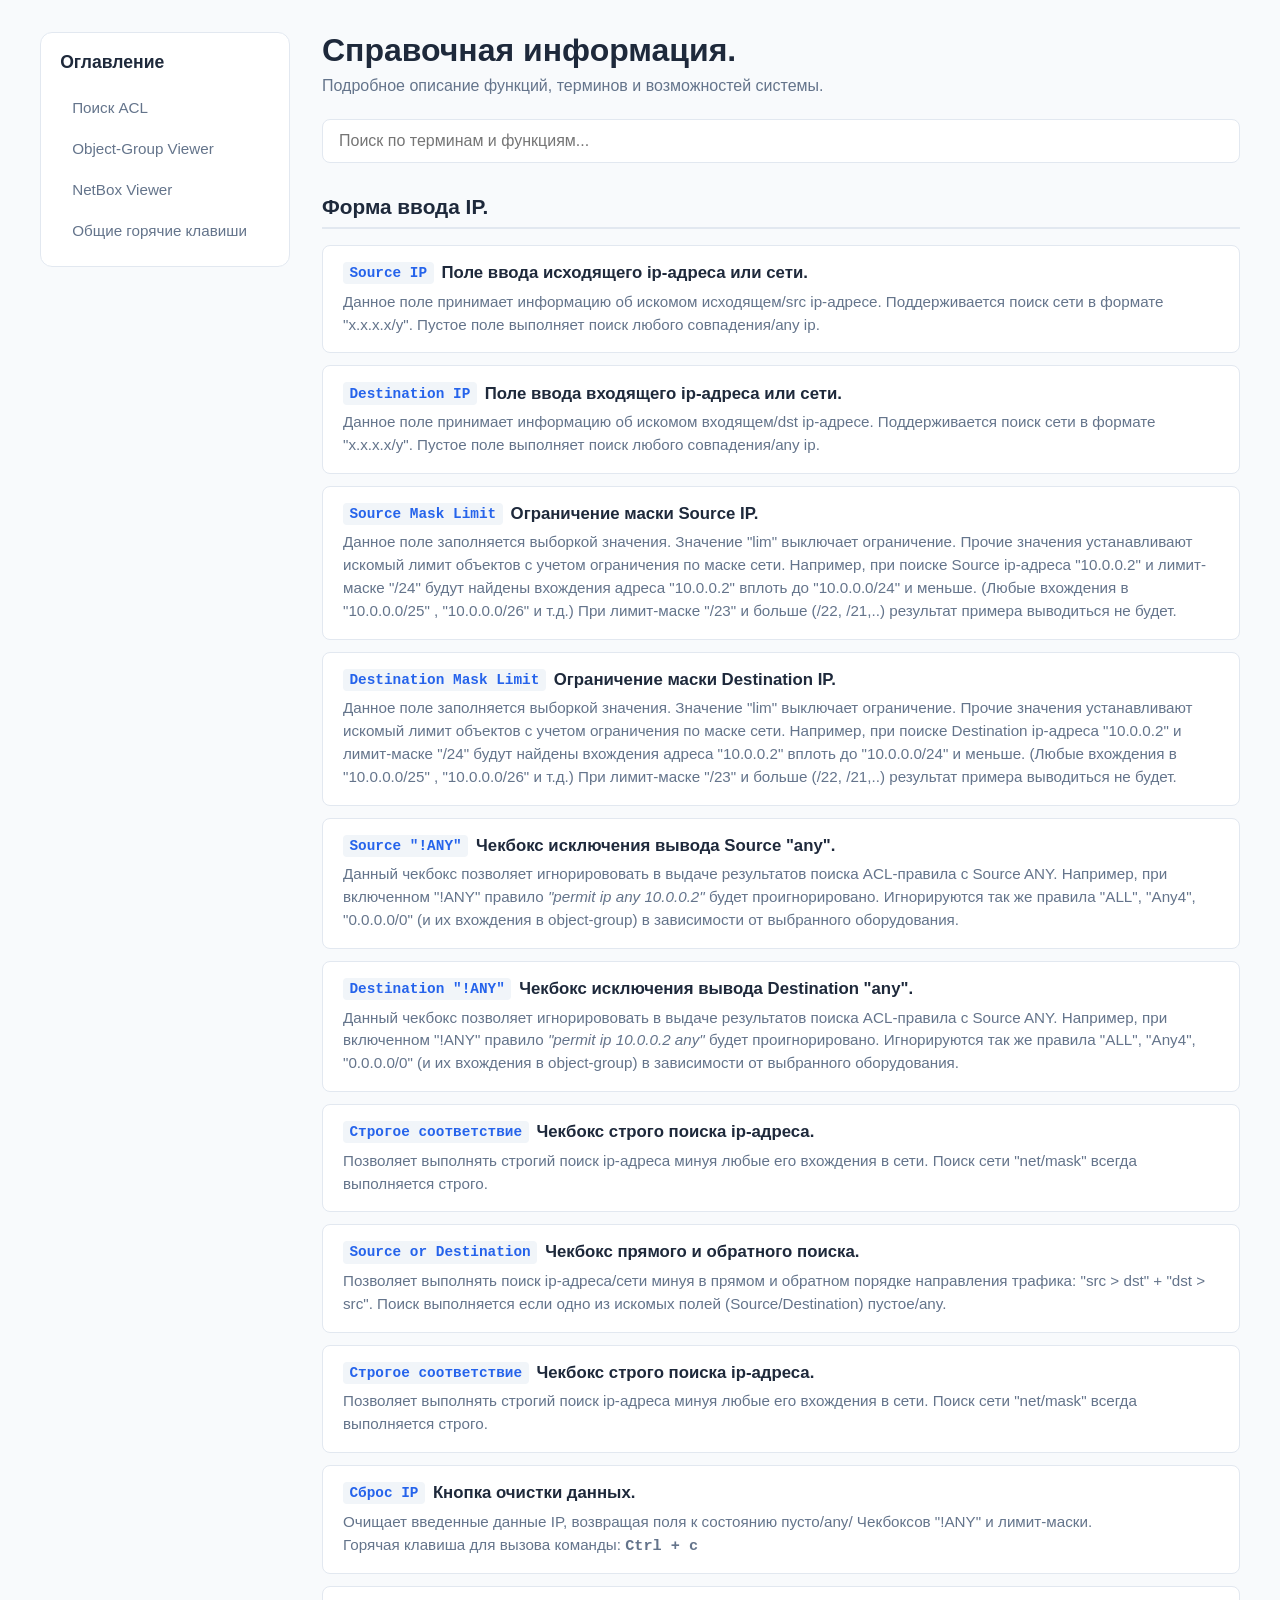
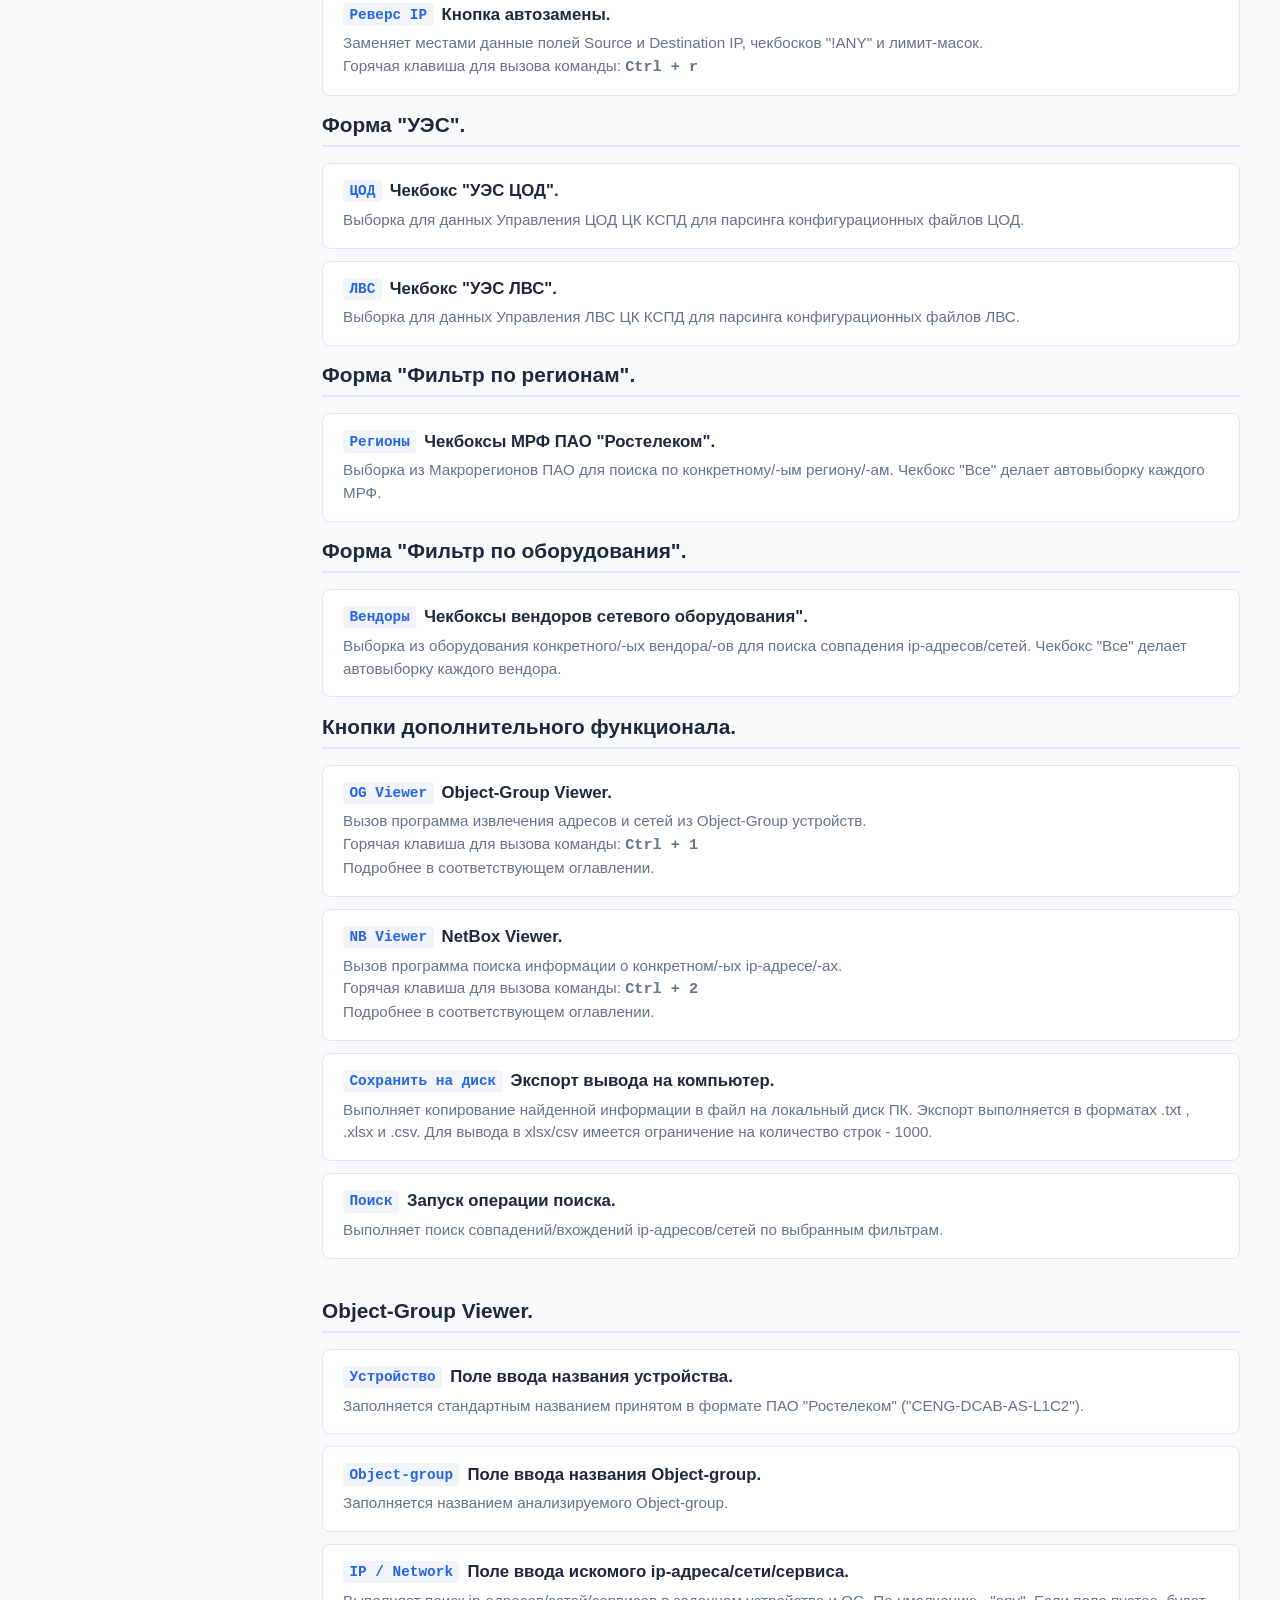
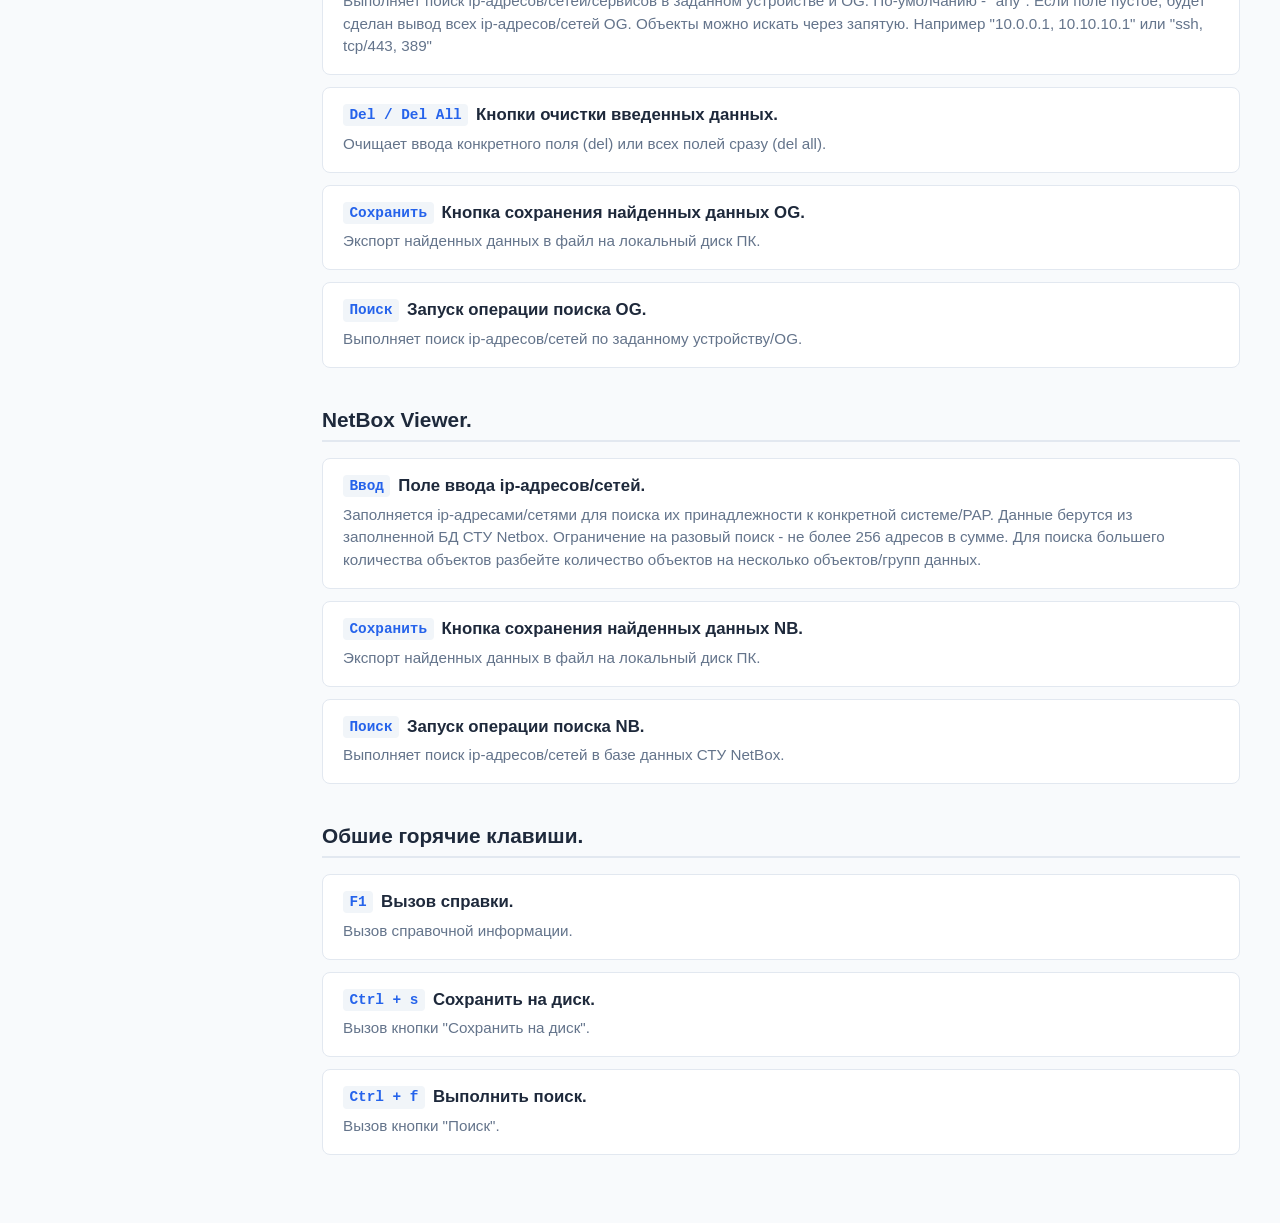
<file: static/html/help.html>
<!DOCTYPE html>
<html lang="ru">
<head>
    <meta charset="UTF-8">
    <meta name="viewport" content="width=device-width, initial-scale=1.0">
    <title>Справочная информация</title>
<!--    <link rel="stylesheet" href="/static/css/style.css">-->
    <link rel="stylesheet" href="/static/css/help.css">
</head>
<body>
    <div class="help-container">

        <!-- Левая панель: Навигация -->
        <aside class="help-sidebar">
            <div class="sidebar-sticky">
                <h3>Оглавление</h3>
                <nav class="help-nav">
                    <a href="#block-1" class="nav-link">Поиск ACL</a>
                    <a href="#block-2" class="nav-link">Object-Group Viewer</a>
                    <a href="#block-3" class="nav-link">NetBox Viewer</a>
                     <a href="#block-4" class="nav-link">Общие горячие клавиши</a>
                </nav>
            </div>
        </aside>

        <!-- Правая панель: Основной контент -->
        <main class="help-content">

            <!-- Заголовок и быстрый поиск -->
            <header class="help-header">
                <h1>Справочная информация.</h1>
                <p>Подробное описание функций, терминов и возможностей системы.</p>

                <div class="search-box">
                    <input type="text" id="helpSearch" placeholder="Поиск по терминам и функциям..." onkeyup="filterHelp()">
                </div>
            </header>

            <!-- БЛОК 1 -->
            <section id="block-1" class="help-section">
                <h2>Форма ввода IP.</h2>

                <div class="term-card">
                    <div class="term-title">
                        <code>Source IP</code> Поле ввода исходящего ip-адреса или сети.
                    </div>
                    <div class="term-desc">
                        Данное поле принимает информацию об искомом исходящем/src ip-адресе. Поддерживается поиcк сети в формате "x.x.x.x/y".
                        Пустое поле выполняет поиск любого совпадения/any ip.
                    </div>
                </div>
                 <div class="term-card">
                    <div class="term-title">
                        <code>Destination IP</code> Поле ввода входящего ip-адреса или сети.
                    </div>
                    <div class="term-desc">
                        Данное поле принимает информацию об искомом входящем/dst ip-адресе. Поддерживается поиcк сети в формате "x.x.x.x/y".
                        Пустое поле выполняет поиск любого совпадения/any ip.
                    </div>
                </div>
                                 <div class="term-card">
                    <div class="term-title">
                        <code>Source Mask Limit</code> Ограничение маски Source IP.
                    </div>
                    <div class="term-desc">
                        Данное поле заполняется выборкой значения. Значение "lim" выключает ограничение.
                        Прочие значения устанавливают искомый лимит объектов с учетом ограничения по маске сети.
                        Например, при поиске Source ip-адреса "10.0.0.2" и лимит-маске "/24" будут найдены вхождения
                        адреса "10.0.0.2" вплоть до "10.0.0.0/24" и меньше. (Любые вхождения в "10.0.0.0/25" , "10.0.0.0/26" и т.д.)
                        При лимит-маске "/23" и больше (/22, /21,..) результат примера выводиться не будет.
                    </div>
                </div>
                                 <div class="term-card">
                    <div class="term-title">
                        <code>Destination Mask Limit</code> Ограничение маски Destination IP.
                    </div>
                    <div class="term-desc">
                        Данное поле заполняется выборкой значения. Значение "lim" выключает ограничение.
                        Прочие значения устанавливают искомый лимит объектов с учетом ограничения по маске сети.
                        Например, при поиске Destination ip-адреса "10.0.0.2" и лимит-маске "/24" будут найдены вхождения
                        адреса "10.0.0.2" вплоть до "10.0.0.0/24" и меньше. (Любые вхождения в "10.0.0.0/25" , "10.0.0.0/26" и т.д.)
                        При лимит-маске "/23" и больше (/22, /21,..) результат примера выводиться не будет.
                    </div>
                </div>
                                 <div class="term-card">
                    <div class="term-title">
                        <code>Source "!ANY"</code> Чекбокс исключения вывода Source "any".
                    </div>
                    <div class="term-desc">
                        Данный чекбокс позволяет игнорирововать в выдаче результатов поиска ACL-правила с Source ANY.
                        Например, при включенном "!ANY" правило <i>"permit ip any 10.0.0.2"</i> будет проигнорировано.
                        Игнорируются так же правила "ALL", "Any4", "0.0.0.0/0" (и их вхождения в object-group) в зависимости от выбранного оборудования.
                    </div>
                </div>
                                 <div class="term-card">
                    <div class="term-title">
                        <code>Destination "!ANY"</code> Чекбокс исключения вывода Destination "any".
                    </div>
                    <div class="term-desc">
                        Данный чекбокс позволяет игнорирововать в выдаче результатов поиска ACL-правила с Source ANY.
                        Например, при включенном "!ANY" правило <i>"permit ip 10.0.0.2 any"</i> будет проигнорировано.
                        Игнорируются так же правила "ALL", "Any4", "0.0.0.0/0" (и их вхождения в object-group) в зависимости от выбранного оборудования.
                    </div>
                </div>

                <div class="term-card">
                    <div class="term-title">
                        <code>Строгое соответствие</code> Чекбокс строго поиска ip-адреса.
                    </div>
                    <div class="term-desc">
                        Позволяет выполнять строгий поиск ip-адреса минуя любые его вхождения в сети.
                        Поиск сети "net/mask" всегда выполняется строго.
                    </div>
                </div>

                            <div class="term-card">
                    <div class="term-title">
                        <code>Source or Destination</code> Чекбокс прямого и обратного поиска.
                    </div>
                    <div class="term-desc">
                        Позволяет выполнять поиск ip-адреса/сети минуя в прямом и обратном порядке направления трафика: "src > dst" + "dst > src".
                        Поиск выполняется если одно из искомых полей (Source/Destination) пустое/any.
                    </div>
                </div>

                           <div class="term-card">
                    <div class="term-title">
                        <code>Строгое соответствие</code> Чекбокс строго поиска ip-адреса.
                    </div>
                    <div class="term-desc">
                        Позволяет выполнять строгий поиск ip-адреса минуя любые его вхождения в сети.
                        Поиск сети "net/mask" всегда выполняется строго.
                    </div>
                </div>

            <div class="term-card">
                    <div class="term-title">
                        <code>Сброс IP</code> Кнопка очистки данных.
                    </div>
                    <div class="term-desc">
                    Очищает введенные данные IP, возвращая поля к состоянию пусто/any/ Чекбоксов "!ANY" и лимит-маски.<br>
                        Горячая клавиша для вызова команды: <code><b>Ctrl + c</b></code>
                    </div>
                </div>
           <div class="term-card">
                    <div class="term-title">
                        <code>Реверс IP</code> Кнопка автозамены.
                    </div>
                    <div class="term-desc">
                    Заменяет местами данные полей Source и Destination IP, чекбосков "!ANY" и лимит-масок.<br>
                        Горячая клавиша для вызова команды: <code><b>Ctrl + r</b></code>
                    </div>
                </div>
            <h2>Форма "УЭС".</h2>
            <div class="term-card">
                    <div class="term-title">
                        <code>ЦОД</code> Чекбокс "УЭС ЦОД".
                    </div>
                    <div class="term-desc">
                    Выборка для данных Управления ЦОД ЦК КСПД для парсинга конфигурационных файлов ЦОД.
                    </div>
                </div>
           <div class="term-card">
                    <div class="term-title">
                       <code>ЛВС</code> Чекбокс "УЭС ЛВС".
                    </div>
                    <div class="term-desc">
                    Выборка для данных Управления ЛВС ЦК КСПД для парсинга конфигурационных файлов ЛВС.
                    </div>
                </div>

                       <h2>Форма "Фильтр по регионам".</h2>
            <div class="term-card">
                    <div class="term-title">
                        <code>Регионы</code> Чекбоксы МРФ ПАО "Ростелеком".
                    </div>
                    <div class="term-desc">
                    Выборка из Макрорегионов ПАО для поиска по конкретному/-ым региону/-ам.
                    Чекбокс "Все" делает автовыборку каждого МРФ.
                    </div>
                </div>
                <h2>Форма "Фильтр по оборудования".</h2>
           <div class="term-card">
                    <div class="term-title">
                    <code>Вендоры</code> Чекбоксы вендоров сетевого оборудования".</div>
                    <div class="term-desc">
                    Выборка из оборудования конкретного/-ых вендора/-ов для поиска совпадения ip-адресов/сетей.
                    Чекбокс "Все" делает автовыборку каждого вендора.
                    </div>
                </div>
                <h2>Кнопки дополнительного функционала.</h2>
                <div class="term-card">
                    <div class="term-title">
                    <code>OG Viewer</code> Object-Group Viewer.</div>
                    <div class="term-desc">
                    Вызов программа извлечения адресов и сетей из Object-Group устройств.<br>
                        Горячая клавиша для вызова команды: <code><b>Ctrl + 1</b></code><br>
                        Подробнее в соответствующем оглавлении.
                    </div>
                </div>
                                <div class="term-card">
                    <div class="term-title">
                    <code>NB Viewer</code> NetBox Viewer.</div>
                    <div class="term-desc">
                    Вызов программа поиска информации о конкретном/-ых ip-адресе/-ах.<br>
                        Горячая клавиша для вызова команды: <code><b>Ctrl + 2</b></code><br>
                        Подробнее в соответствующем оглавлении.
                    </div>
                </div>
                    <div class="term-card">
                    <div class="term-title">
                    <code>Сохранить на диск</code> Экспорт вывода на компьютер.</div>
                    <div class="term-desc">
                    Выполняет копирование найденной информации в файл на локальный диск ПК.
                        Экспорт выполняется в форматах .txt , .xlsx и .csv.
                        Для вывода в xlsx/csv имеется ограничение на количество строк - 1000.
                    </div>
                </div>
                       <div class="term-card">
                    <div class="term-title">
                    <code>Поиск</code> Запуск операции поиска.</div>
                    <div class="term-desc">
                    Выполняет поиск совпадений/вхождений ip-адресов/сетей по выбранным фильтрам.
                    </div>
                </div>
            </section>
            <section id="block-2" class="help-section">
                <h2>Object-Group Viewer.</h2>
                                                <div class="term-card">
                    <div class="term-title">
                    <code>Устройство</code> Поле ввода названия устройства.</div>
                    <div class="term-desc">
                        Заполняется стандартным названием принятом в формате ПАО "Ростелеком" ("CENG-DCAB-AS-L1C2").
                    </div>
                </div>
                    <div class="term-card">
                    <div class="term-title">
                    <code>Object-group</code> Поле ввода названия Object-group.</div>
                    <div class="term-desc">
                    Заполняется названием анализируемого Object-group.
                    </div>
                </div>
                       <div class="term-card">
                    <div class="term-title">
                    <code>IP / Network</code>Поле ввода искомого ip-адреса/сети/сервиса.</div>
                    <div class="term-desc">
                    Выполняет поиск ip-адресов/сетей/сервисов в заданном устройстве и OG.
                        По-умолчанию - "any". Если поле пустое, будет сделан вывод всех ip-адресов/сетей OG.
                        Объекты можно искать через запятую. Например "10.0.0.1, 10.10.10.1" или "ssh, tcp/443, 389"

                    </div>
                </div>
                    <div class="term-card">
                    <div class="term-title">
                    <code>Del / Del All</code>Кнопки очистки введенных данных.</div>
                    <div class="term-desc">
                    Очищает ввода конкретного поля (del) или всех полей сразу (del all).
                    </div>
                </div>
                    <div class="term-card">
                    <div class="term-title">
                    <code>Сохранить</code>Кнопка сохранения найденных данных OG.</div>
                    <div class="term-desc">
                    Экспорт найденных данных в файл на локальный диск ПК.
                    </div>
                </div>
                       <div class="term-card">
                    <div class="term-title">
                    <code>Поиск</code> Запуск операции поиска OG.</div>
                    <div class="term-desc">
                    Выполняет поиск ip-адресов/сетей по заданному устройству/OG.
                    </div>
                </div>
                  </section>
                        <section id="block-3" class="help-section">
                <h2>NetBox Viewer.</h2>
                                                <div class="term-card">
                    <div class="term-title">
                    <code>Ввод</code> Поле ввода ip-адресов/сетей.</div>
                    <div class="term-desc">
                        Заполняется ip-адресами/сетями для поиска их принадлежности к конкретной системе/PAP.
                        Данные берутся из заполненной БД СТУ Netbox.
                        Ограничение на разовый поиск - не более 256 адресов в сумме.
                        Для поиска большего количества объектов разбейте количество объектов на несколько объектов/групп данных.

                    </div>
                </div>

                     <div class="term-card">
                    <div class="term-title">
                    <code>Сохранить</code>Кнопка сохранения найденных данных NB.</div>
                    <div class="term-desc">
                    Экспорт найденных данных в файл на локальный диск ПК.
                    </div>
                </div>
                       <div class="term-card">
                    <div class="term-title">
                    <code>Поиск</code> Запуск операции поиска NB.</div>
                    <div class="term-desc">
                    Выполняет поиск ip-адресов/сетей в базе данных СТУ NetBox.
                    </div>
                </div>
                  </section>
                              </section>
            <section id="block-4" class="help-section">
                            <h2>Обшие горячие клавиши.</h2>
                     <div class="term-card">
                        <div class="term-title">
                        <code>F1</code> Вызов справки.</div>
                        <div class="term-desc">
                            Вызов справочной информации.
                        </div>
                                                    </div>
                    <div class="term-card">
                    <div class="term-title">
                        <code>Ctrl + s </code> Сохранить на диск.</div>
                        <div class="term-desc">
                            Вызов кнопки "Сохранить на диск".
                        </div>
                    </div>
                    <div class="term-card">
                    <div class="term-title">
                    <code>Ctrl + f </code> Выполнить поиск.</div>
                    <div class="term-desc">
                        Вызов кнопки "Поиск".
                    </div>
                        </div>

                </section>





            <!-- БЛОК 2 -->

        </main>
    </div>

    <!-- Простой скрипт для фильтрации терминов на лету -->
    <script>
        function filterHelp() {
            const input = document.getElementById('helpSearch').value.toLowerCase();
            const cards = document.getElementsByClassName('term-card');

            for (let card of cards) {
                const text = card.textContent.toLowerCase();
                if (text.includes(input)) {
                    card.style.display = "block";
                } else {
                    card.style.display = "none";
                }
            }
        }
    </script>
</body>
</html>
</file>
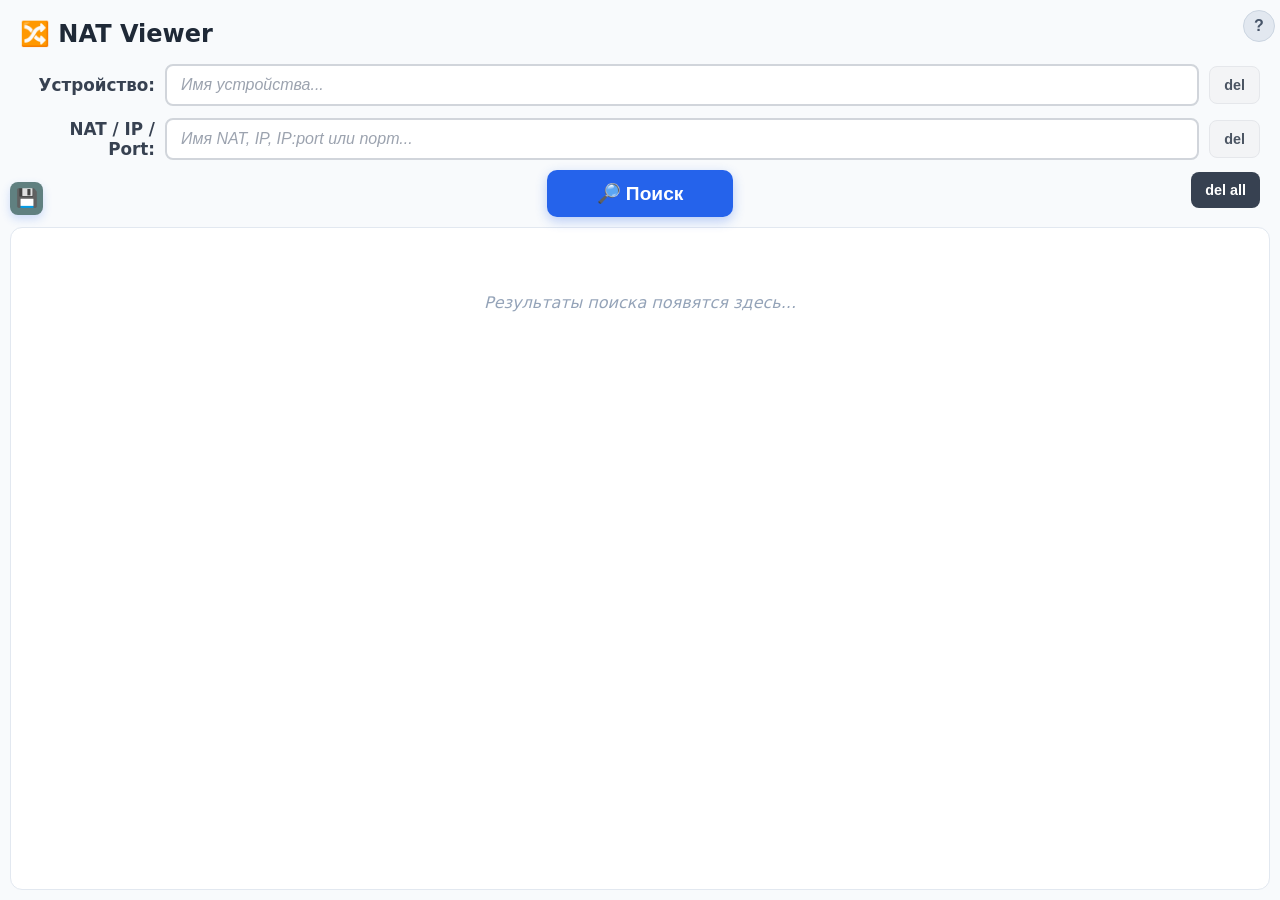
<file: static/html/nat_viewer.html>
<!DOCTYPE html>
<html lang="ru">
<head>
    <meta charset="UTF-8">
    <meta name="viewport" content="width=device-width, initial-scale=1.0">
    <title>NAT Viewer</title>
    <!-- Подключаем базовые стили и специфичные стили NAT Viewer -->
    <link rel="stylesheet" href="/static/css/style.css">
    <link rel="stylesheet" href="/static/css/nat_viewer.css">
</head>
<body class="nat-page-body">

    <div class="nat-main-card">
        <!-- Кнопка справки -->
        <div class="nat-help-container">
            <button onclick="openHelp()" class="nat-btn-help" title="Справка">?</button>
        </div>

        <h2>🔀 NAT Viewer</h2>

        <!-- Форма ввода параметров -->
        <div class="nat-form">
            <!-- Строка: Устройство -->
            <div class="nat-field-row">
                <label class="nat-label">Устройство:</label>
                <input type="text" id="nat-device" class="input-field nat-input" placeholder="Имя устройства..." maxlength="200">
                <button onclick="clearNATField('nat-device')" class="btn-del">del</button>
            </div>

            <!-- Строка: NAT-имя / IP / Порт -->
            <div class="nat-field-row">
                <label class="nat-label">NAT / IP / Port:</label>
                <input type="text" id="nat-query" class="input-field nat-input" placeholder="Имя NAT, IP, IP:port или порт..." maxlength="120">
                <button onclick="clearNATField('nat-query')" class="btn-del">del</button>
            </div>

            <!-- Кнопка Очистить всё -->
            <div class="nat-field-row nat-clear-all-row">
                <button onclick="clearAllNATFields()" class="btn-del-all">del all</button>
            </div>
        </div>

        <!-- Кнопка Поиск и Кнопка Сохранить -->
        <div class="nat-search-container">
            <button onclick="performNATSearch()" class="btn-search nat-btn-search">🔎 Поиск</button>
        </div>

        <!-- Кнопка Сохранить (абсолютно позиционированная справа) -->
        <div class="nat-save-container">
            <button onclick="downloadResult()" id="nat-save-btn" class="nat-btn-save" title="Сохранить результат">💾</button>
        </div>

        <!-- Панель результатов: SNAT и DNAT блоки -->
        <div class="nat-results-panel">
            <div id="nat-results-content">
                <p class="placeholder-text">Результаты поиска появятся здесь...</p>
            </div>
        </div>
    </div>

    <!-- Подключаем скрипт логики -->
    <script src="/static/js/nat_viewer.js"></script>
</body>
</html>
</file>
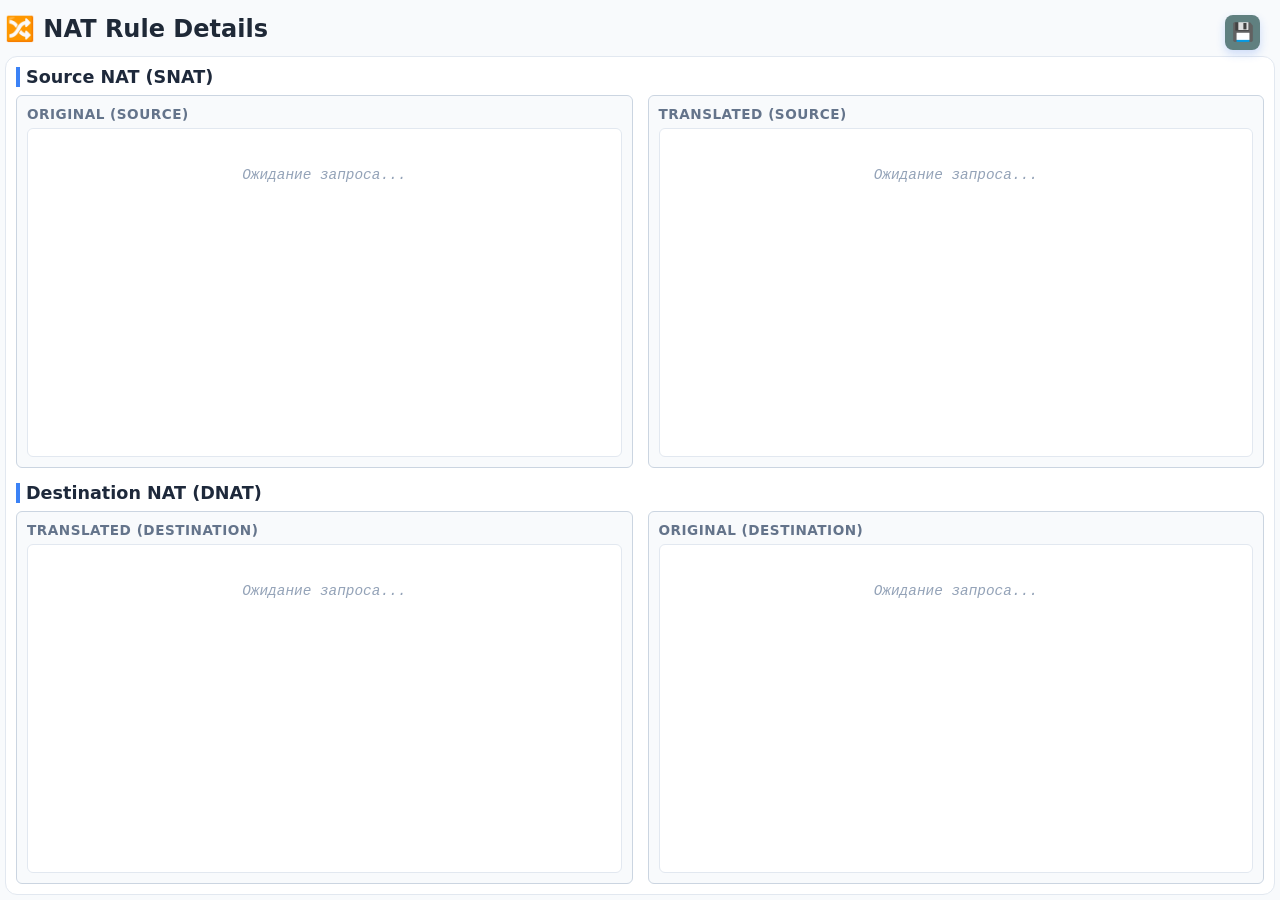
<file: static/html/nat_viewer_exp.html>
<!DOCTYPE html>
<html lang="ru">
<head>
    <meta charset="UTF-8">
    <meta name="viewport" content="width=device-width, initial-scale=1.0">
    <title>NAT Viewer - Детали правила</title>
    <link rel="stylesheet" href="/static/css/style.css">
    <link rel="stylesheet" href="/static/css/nat_viewer_exp.css">
</head>
<body class="nat-page-body">

    <div class="nat-main-card">
        <h2 id="page-title">🔀 NAT Rule Details</h2>

        <!-- Кнопка Сохранить -->
        <div class="nat-save-container">
            <button onclick="downloadResult()" id="nat-save-btn" class="nat-btn-save" title="Сохранить результат">💾</button>
        </div>

        <!-- Панель результатов: SNAT и DNAT блоки -->
        <div class="nat-results-panel">
            <div id="nat-results-content">

                <!-- Блок SNAT -->
                <div class="nat-section-block">
                    <h3 class="nat-section-title">Source NAT (SNAT)</h3>
                    <div class="nat-dual-grid">
                        <div class="nat-sub-box">
                            <span class="nat-box-label">Original (Source)</span>
                            <div id="snat-original" class="nat-box-content">
                                <p class="placeholder-text">Ожидание запроса...</p>
                            </div>
                        </div>
                        <div class="nat-sub-box">
                            <span class="nat-box-label">Translated (Source)</span>
                            <div id="snat-translated" class="nat-box-content">
                                <p class="placeholder-text">Ожидание запроса...</p>
                            </div>
                        </div>
                    </div>
                </div>

                <!-- Блок DNAT -->
                <div class="nat-section-block">
                    <h3 class="nat-section-title">Destination NAT (DNAT)</h3>
                    <div class="nat-dual-grid">
                        <div class="nat-sub-box">
                            <span class="nat-box-label">Translated (Destination)</span>
                            <div id="dnat-translated" class="nat-box-content">
                                <p class="placeholder-text">Ожидание запроса...</p>
                            </div>
                        </div>
                        <div class="nat-sub-box">
                            <span class="nat-box-label">Original (Destination)</span>
                            <div id="dnat-original" class="nat-box-content">
                                <p class="placeholder-text">Ожидание запроса...</p>
                            </div>
                        </div>
                    </div>
                </div>

            </div>
        </div>
    </div>

    <script src="/static/js/nat_viewer_exp.js"></script>
</body>
</html>
</file>
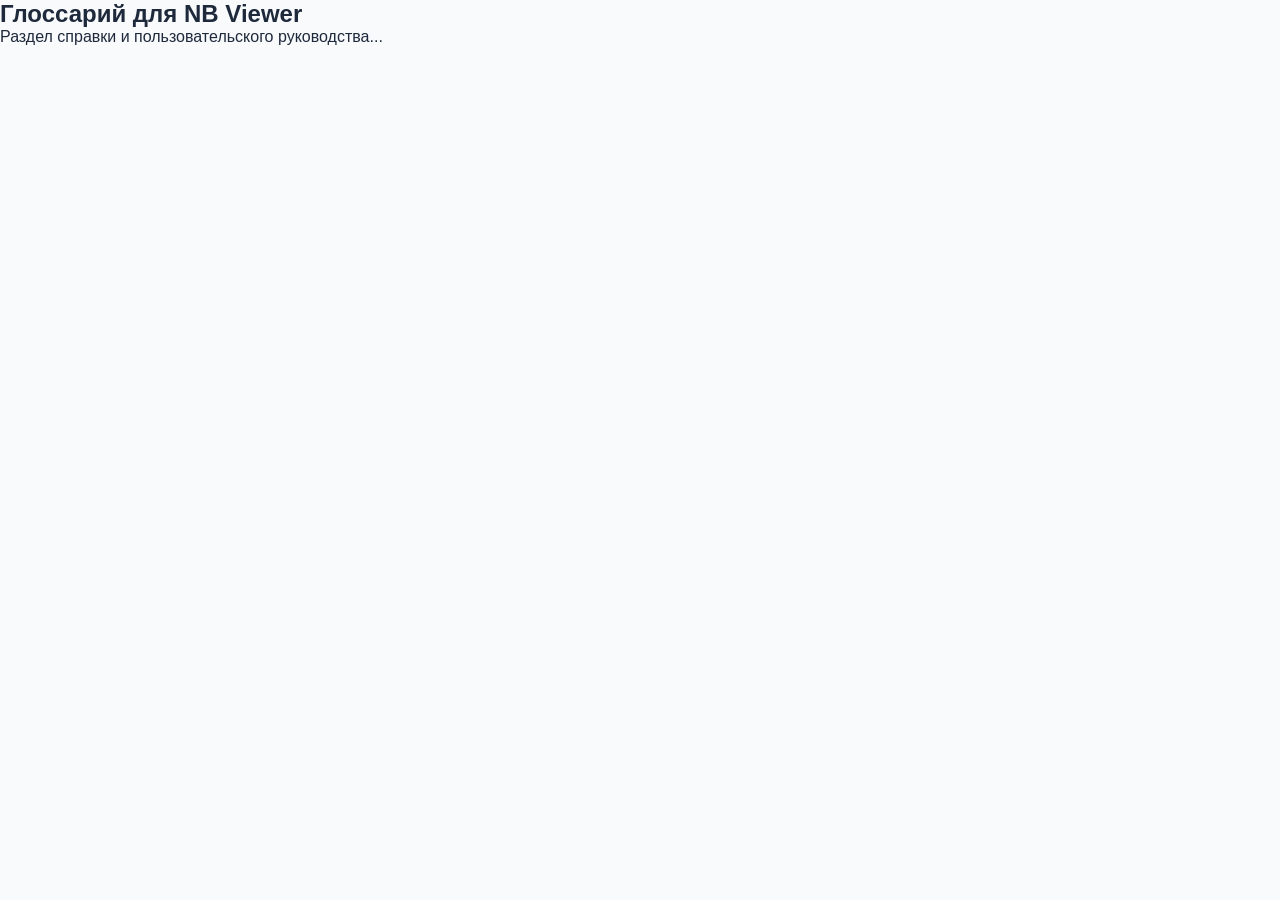
<file: static/html/nb_help.html>
<!DOCTYPE html>
<html lang="ru">
<head>
    <meta charset="UTF-8">
    <meta name="viewport" content="width=device-width, initial-scale=1.0">
    <title>Help Page </title>
    <link rel="stylesheet" href="/static/css/style.css">
    <link rel="stylesheet" href="/static/css/help.css">
</head>
<body>
    <div class="help-main-card">
        <h2>Глоссарий для NB Viewer </h2>
        <p>Раздел справки и пользовательского руководства...</p>
        </div>

</body>
</html>
</file>
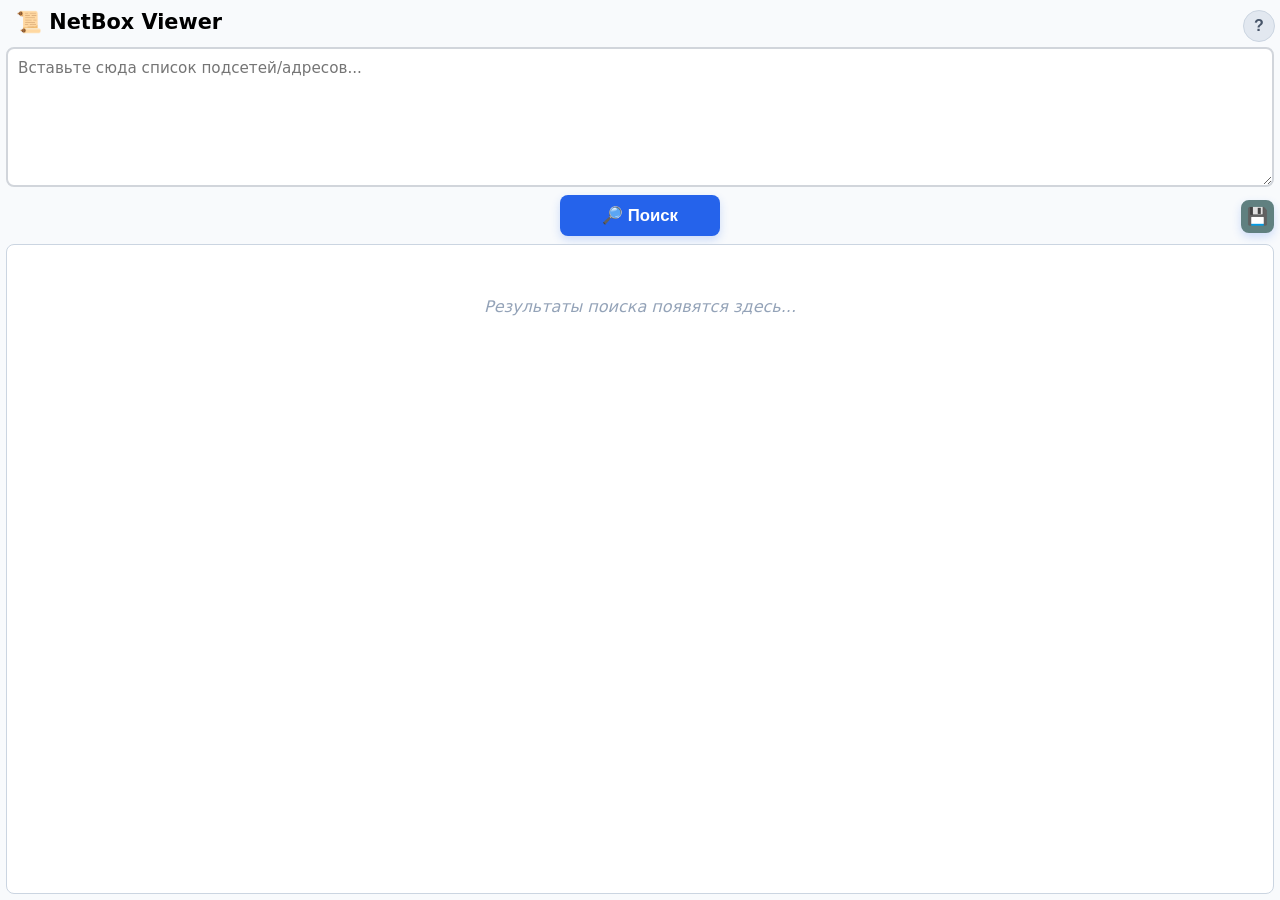
<file: static/html/nb_viewer.html>
<!DOCTYPE html>
<html lang="ru">
<head>
    <meta charset="UTF-8">
    <meta name="viewport" content="width=device-width, initial-scale=1.0">
    <title>NetBox Viewer</title>
    <link rel="stylesheet" href="/static/css/nb_viewer.css">
</head>
<body>
    <div class="nb-main-card">
        <h2>📜 NetBox Viewer</h2>

        <!-- Форма ввода -->
        <div class="nb-form-group">
<!--            <label for="nb-input" class="nb-label">Ввод:</label>-->
            <textarea
                id="nb-input"
                class="nb-textarea"
                placeholder="Вставьте сюда список подсетей/адресов..."
                rows="6"
                maxlength="4000"
            ></textarea>
        </div>

        <!-- Кнопка поиска -->
        <div class="nb-search-container">
            <button onclick id="nb-search-btn" class="nb-btn-search">🔎 Поиск</button>
        </div>
        <div class="nb-search-container">
               <button onclick="downloadResult()" id="nb-save-btn" class="nb-btn-save">💾 </button>
        </div>

        <div class="nb-help-container">
            <button onclick="openHelp()" class="nb-btn-help" title="Справка">?</button>
        </div>

        <!-- Панель вывода результатов -->
        <div class="nb-results-panel">
            <div id="nb-results-content">
                <div class="nb-placeholder-text">Результаты поиска появятся здесь...</div>
                <pre id="nb-search-pre" style="display: none;"></pre>
            </div>
        </div>
    </div>

    <script src="/static/js/nb_viewer.js"></script>




</body>
</html>
</file>
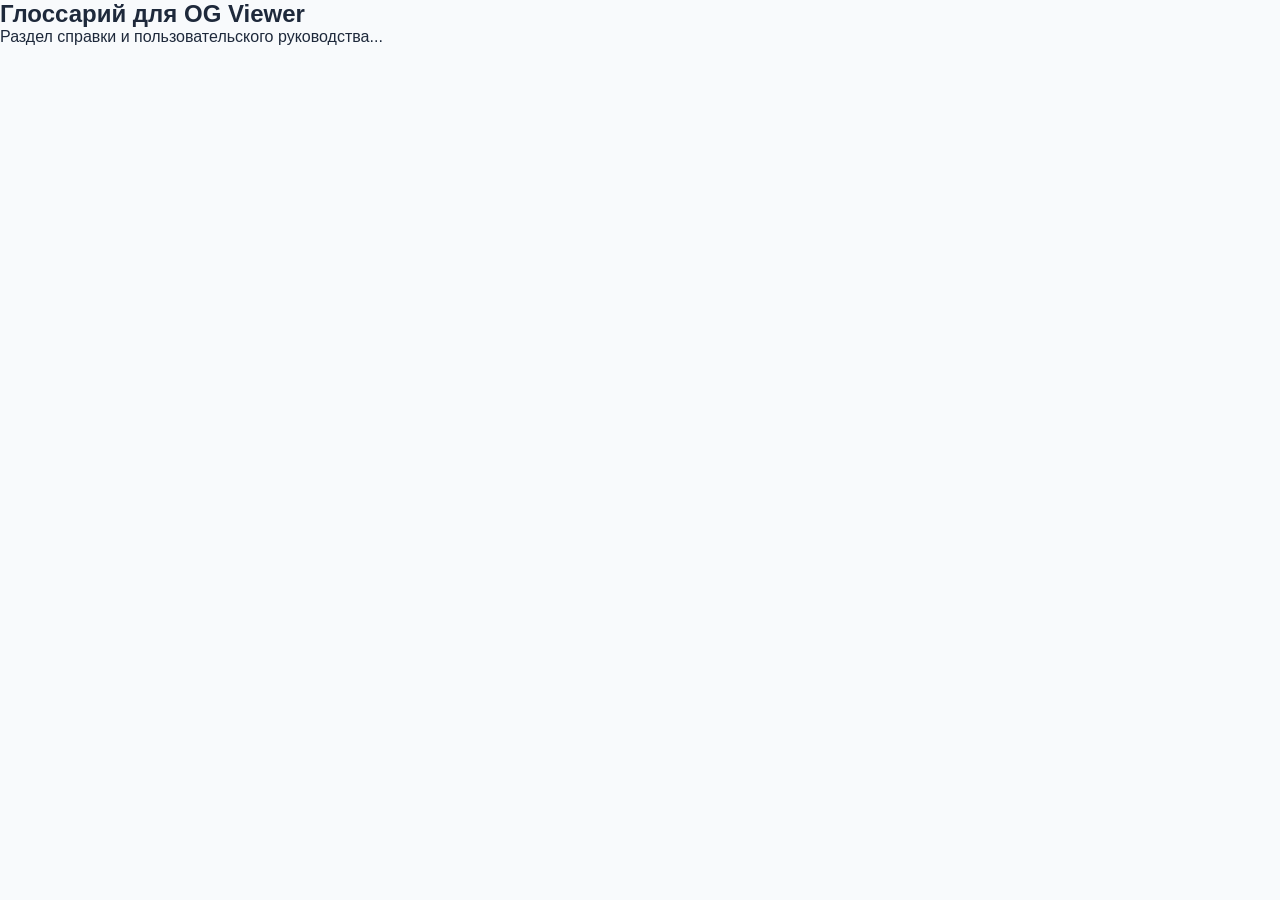
<file: static/html/og_help.html>
<!DOCTYPE html>
<html lang="ru">
<head>
    <meta charset="UTF-8">
    <meta name="viewport" content="width=device-width, initial-scale=1.0">
    <title>Help Page </title>
    <link rel="stylesheet" href="/static/css/style.css">
    <link rel="stylesheet" href="/static/css/help.css">
</head>
<body>
    <div class="help-main-card">
        <h2>Глоссарий для OG Viewer</h2>
        <p>Раздел справки и пользовательского руководства...</p>
        </div>

</body>
</html>
</file>
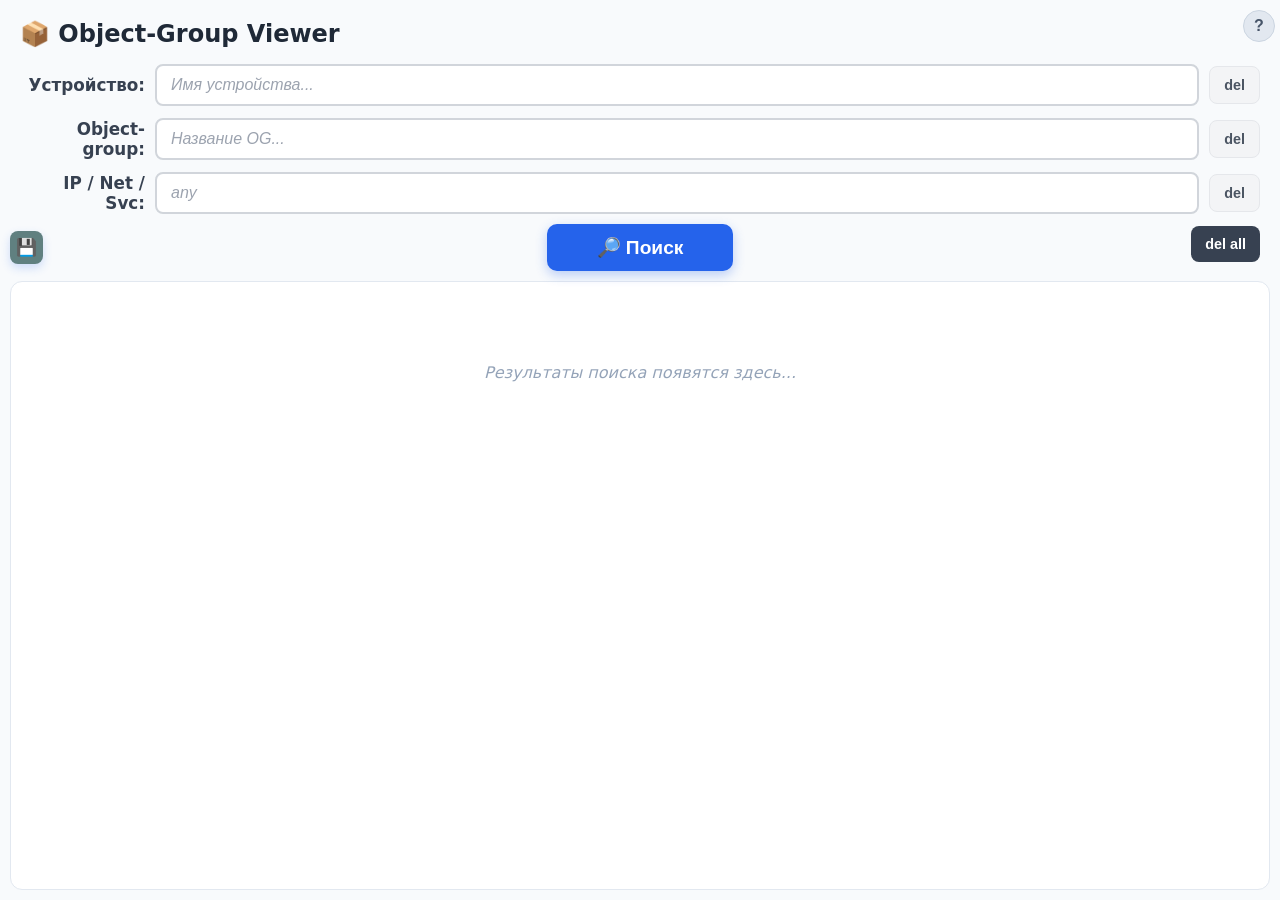
<file: static/html/og_viewer.html>
<!DOCTYPE html>
<html lang="ru">
<head>
    <meta charset="UTF-8">
    <meta name="viewport" content="width=device-width, initial-scale=1.0">
    <title>Object-Group Viewer</title>
    <!-- Подключаем базовые стили инпутов и новую тему для этой страницы -->
    <link rel="stylesheet" href="/static/css/style.css">
    <link rel="stylesheet" href="/static/css/og_viewer.css">
</head>
<body class="og-page-body">

    <div class="og-main-card">
       <div class="og-help-container">
            <button onclick="openHelp()" class="og-btn-help" title="Справка">?</button>
        </div>
        <h2>📦 Object-Group Viewer</h2>



        <div class="og-form">
            <!-- Строка: Устройство -->
            <div class="og-field-row">
                <label class="og-label">Устройство:</label>
                <input type="text" id="og-device" class="input-field og-input" placeholder="Имя устройства..." maxlength="80">
                <button onclick="clearOGField('og-device')" class="btn-del">del</button>
            </div>

            <!-- Строка: Object-Group -->
            <div class="og-field-row">
                <label class="og-label">Object-group:</label>
                <input type="text" id="og-name" class="input-field og-input" placeholder="Название OG..." maxlength="120">
                <button onclick="clearOGField('og-name')" class="btn-del">del</button>
            </div>

            <!-- Строка: IP / Network -->
            <div class="og-field-row">
                <label class="og-label">IP / Net / Svc:</label>
                <input type="text" id="og-ip" class="input-field og-input" placeholder="any" maxlength="50">
                <button onclick="clearOGField('og-ip')" class="btn-del">del</button>
            </div>

            <!-- Кнопка Очистить всё -->
            <div class="og-field-row og-clear-all-row">
                <button onclick="clearAllOGFields()" class="btn-del-all">del all</button>
            </div>
        </div>

        <!-- Кнопка Поиск -->
        <div class="og-search-container">
            <button onclick="performOGSearch()" class="btn-search og-btn-search">🔎 Поиск</button>
        </div>
        <div class="og-search-container">
               <button onclick="downloadResult()" id="og-save-btn" class="og-btn-save">💾 </button>
        </div>


        <!-- Поле вывода результатов -->
        <div class="og-results-panel">
            <div id="og-results-content">
                <p class="placeholder-text">Результаты поиска появятся здесь...</p>
            </div>
        </div>
    </div>

    <!-- Подключаем логику, которая будет работать внутри этой вкладки -->
    <script src="/static/js/og_viewer.js"></script>


</body>
</html>
</file>
<file: static/css/style.css>
html, body {
    /* Минимальная ширина всей страницы должна быть не меньше вашей формы + запас под кнопки */
    min-width: 1920px !important; /* Настройте это число (например, 850px или 900px), чтобы влезли и форма, и кнопки справа */
    overflow-x: auto !important;  /* Позволяет появляться горизонтальной прокрутке */
}

* {
    margin: 0;
    padding: 0;
    box-sizing: border-box;
}

body {
    font-family: system-ui, sans-serif;
    background-color: #f8f9fa;
    margin: 0;
    height: 100vh;
    display: flex;
    flex-direction: column;
}

header {
    background-color: #1e40af;
    color: white;
    padding: 2px 0px;
    box-shadow: 0 2px 5px rgba(0,0,0,0.1);
    border-radius: 0 0 12px 12px; /* скругление снизу */

}

header h1 {
    font-size: 1.55rem;
    font-weight: 700;
    padding-left: 30px;
}

/* Основной контейнер */
.main-container {
    position: relative;
    display: flex;
    align-items: stretch;
    gap: 10px; /*между фреймами*/
    width: 100%;
    max-width: 1200px;
    min-width: 650px !important;
    box-sizing: border-box;
    margin: 5px 0 0 5px;     /* ещё сильнее влево */
    padding: 0 1px;
}

.form-card {
    align-self: flex-start;
    width: 470px;
    flex-shrink: 0;
    background: white;
    border-radius: 12px;
    box-shadow: 0 4px 15px rgba(0,0,0,0.1);
    padding: 15px;        /* уменьшили отступы внутри карточки номер 1 */
    box-sizing: border-box;
}
/*основная форма */
.form-row {
    display: flex;
    justify-content: flex-start;
    align-items: center;
    gap: 6px; /*отступ между текстом и полем ввода*/
    margin-bottom: 10px; /*сократить расстояние между titles+inputs*/

}
/*текст и форма ввода*/
.form-label {
    width: 121px;
    min-width: 120px;
    text-align: right;
    white-space: nowrap;
    font-weight: 600;
    color: #374151;
    font-size: 1.05rem;
    flex-shrink: 0;
}



.input-field:focus {
    border-color: #3b82f6;
    outline: none;
    box-shadow: 0 0 0 3px rgba(59, 130, 246, 0.15);
}
/* Чекбоксы */
/* Контейнер для чекбоксов и кнопок Сброс и Реверс*/
.controls-row {
    display: flex;
    justify-content: space-between;
    align-items: flex-start;
    margin-top: 10px;
    gap: 15px;
}

.checkboxes {
    display: flex;
    flex-direction: column;
    gap: 12px;
}

.checkbox-label {
    display: flex;
    align-items: center;
    gap: 8px;
    font-size: 1.05rem;
    color: #374151;
    /*cursor: pointer;*/
}

/* Кнопки справа */
.action-buttons {
    display: flex;
    flex-direction: column;
    gap: 5px;
    min-width: 20px;
    margin-left: 20px;
}

.btn-secondary {
    padding: 5px 17px;
    background-color: #64748b;
    color: white;
    border: none;
    border-radius: 8px;
    font-size: 1rem;
    /*cursor: pointer;*/
    transition: background-color 0.2s;
    white-space: nowrap;
}

.btn-secondary:hover {
    background-color: #3b82f6;
}

#btn-reset:hover {
    background-color: #ef4444; /* Красный цвет (Tailwind Red 500) */
}

.input-field {
    box-sizing: border-box;
    width: 200px;
    padding: 12px 16px;
    border: 2px solid #d1d5db;
    border-radius: 8px;
    font-size: 1.05rem;
    color: #1f2937;

    /*
    width: 170px;
    padding: 8px 12px;
    border: 2px solid #d1d5db;
    border-radius: 8px;
    font-size: 1.05rem;
    color: #1f2937;
    */


}

.input-field::placeholder {
    color: #9ca3af;        /* серый цвет */
    font-style: italic;    /* наклонный текст */
}


.input-field:focus {
    border-color: #3b82f6;
    outline: none;
    box-shadow: 0 0 0 3px rgba(59, 130, 246, 0.15);
}

.ues-row {
    width: 120px;
    flex-shrink: 0;
     /* Задаем четкую ширину для УЭС */
    height: 100px;
    flex-shrink: 0; /* Запрещаем ей сжиматься */
    background: white;
    border-radius: 12px;
    box-shadow: 0 4px 15px rgba(0,0,0,0.1);
    padding: 20px;
    box-sizing: border-box;
}

/*    max-width: 520px;
    margin: 5px 0 0 5px;     /* ещё сильнее влево
    padding: 0 1px;
    */

.option-card2 {
    position: relative;

    width: 180px;
    min-height: 200px;

    background: white;
    border-radius: 12px;
    box-shadow: 0 4px 15px rgba(0,0,0,0.1);

    padding: 15px;
}

.option-title2 {
    font-weight: 600;
    color: #374151;
    font-size: 1.05rem;

    /* Добавляем отступ снизу, чтобы чекбоксы опустились ниже */
    margin-bottom: 6px;
    margin-left: -4px;
    margin-top: -11px;
}

/* Контейнер с чекбоксами (ЛВС, ЦОД) */
.option-content2 {
    display: flex;
    flex-direction: column;
    gap: 4px; /* Расстояние между самими чекбоксами */

    /* ВОТ ЗДЕСЬ двигаем чекбоксы правее относительно заголовка */
    margin-left: 10px;
    font-size: 1.05rem;
    color: #374151;
}
/*фильтр регионов*/

/* Блок "Фильтр по регионам" */

/* Блоки фильтров (УЗС, Регионы, Оборудование) */
.filter-block-region {
    width: 380px;
    flex-shrink: 0;
     /* Задаем четкую ширину для УЭС */
    height: 140px;
    flex-shrink: 0; /* Запрещаем ей сжиматься */
    background: white;
    border-radius: 12px;
    box-shadow: 0 4px 15px rgba(0,0,0,0.1);
    padding: 20px;
    box-sizing: border-box;
}

.filter-title {
    font-weight: 600;
    color: #374151;
    font-size: 1.05rem;
    margin-bottom: 6px;
    margin-left: -4px;
    margin-top: -11px;
}

.filter-content {
    display: grid;
    grid-template-columns: repeat(4, 1fr);
    gap: 8px 30px;
}

.checkbox-item {
    display: flex;
    align-items: center;
    gap: 8px;
    font-size: 1.02rem;
    color: #374151;
    /*cursor: pointer;*/
    white-space: nowrap;
}

.all-checkbox {
    margin-top: 12px;
    padding-top: 0px;

}


/*блок вендоров*/
.filter-block-vendor {
    position: relative;
    width: 700px;
    flex-shrink: 0;
    height: 170px;
    flex-shrink: 0; /* Запрещаем ей сжиматься */
    background: white;
    border-radius: 12px;
    box-shadow: 0 4px 15px rgba(0,0,0,0.1);
    padding: 20px 20px 10px 20px;
    box-sizing: border-box;

}

.filter-title-vendor {
    font-weight: 600;
    color: #374151;
    font-size: 1.05rem;
    margin-bottom: 6px;
    margin-left: -4px;
    margin-top: -11px;
}

.filter-content-vendor {
    display: grid;
    grid-template-columns: repeat(4, 1fr);
    gap: 8px 30px;
}

.checkbox-item-vendor {
    display: flex;
    align-items: center;
    gap: 8px;
    font-size: 1.02rem;
    color: #374151;
    /*cursor: pointer;*/
    white-space: nowrap;
}

.all-checkbox-vendor {
    position: absolute;
    bottom: 10px;           /* расстояние от низа карточки */
    left: 20px;

       /* отступ от левого края */
}

.search-container {
    position: relative;     /* Обязательно: опорная точка для кнопки сохранения */
    display: block;         /* ИСПРАВЛЕНО: убираем flex, чтобы избежать конфликтов */
    text-align: center;     /* ИСПРАВЛЕНО: это гарантированно поставит кнопку "Поиск" строго по центру экрана */
    width: 100%;
    margin-top: -25px;
    margin-bottom: 15px;
    box-sizing: border-box;
    padding: 4px;
}

.btn-search {
    min-width: 175px !important;
    text-align: center;
    width: max-content;      /* ИСПРАВЛЕНО: Кнопка сохранит свою форму и не сожмется */
    background-color: #2563eb;
    color: white;
    border: none;
    border-radius: 10px;
    padding: 12px 30px;      /* Аккуратные внутренние отступы */
    font-size: 1.25rem;
    font-weight: 600;
    cursor: pointer;
    transition: all 0.2s;
    box-shadow: 0 4px 12px rgba(37, 99, 235, 0.3);
    display: block;
    margin-left: 850px !important; /* Подберите этот отступ (примерно половина от 650px минус ширина кнопки) */
    margin-right: auto !important;
}

.btn-search:hover {
    background-color: #1d4ed8;
    transform: translateY(-2px);
    box-shadow: 0 6px 16px rgba(37, 99, 235, 0.4);
}

/*панель вывода*/


/* Панель результатов — ручное позиционирование */
.results-panel {
    flex: 1;              /* Говорим панели: займи всё оставшееся место по вертикали */
    margin: -5px 5px 5px 5px;         /* прижимает к низу */
    background: #ffffff;
    border-radius: 12px;
    box-shadow: 0 4px 15px rgba(0,0,0,0.1);
    overflow: hidden;
    display: flex;
    flex-direction: column;
    min-height: 0;
    max-height: calc(100vh - 250px);

}
/*выводит "выполняется поиск*/

#results-content {
    flex: 1;             /* Занимает всю высоту от top до bottom панели */
    overflow: hidden;    /* Не дает внутреннему <pre> ломать панель */
    background: #ffffff; /* Переносим красивый серый фон сюда */
    padding: 15px;       /* Паддинг для красивых отступов текста от краев */
    box-sizing: border-box;
}

#search-pre {
    background: #ffffff;
    padding: 15px 5px 40px 15px;   /* увеличим нижний padding */
    border-radius: 8px;
    max-height: 75vh;
    overflow-y: auto;
    width: 100%;
    box-sizing: border-box;
    min-height: 0;


}

.btn-search {
    background-color: #2563eb;
    padding: 14px 40px;
    font-size: 1.25rem;
}




/* Кнопка Поиск — большая */


.btn-download {
    width: 180px !important;
    min-width: 180px !important;
    display: inline-block;
    padding: 11px 24px;
    font-size: 1.05rem;
    background-color: #2563eb;
    color: white;
    border: none;
    border-radius: 10px;
    padding: 10px 10px;
    font-size: 0.8rem;
    font-weight: 600;
    cursor: pointer;
    transition: all 0.2s;
    box-shadow: 0 4px 12px rgba(37, 99, 235, 0.3);
    outline: none;
}

.btn-download:hover {
    background-color: #1d4ed8;
    transform: translateY(-2px);
    box-shadow: 0 6px 16px rgba(37, 99, 235, 0.4);
}

/* Контейнер-родитель для правильного позиционирования */
.download-container {
    position: absolute;     /* Вырываем из потока */
    right: 10px;             /* Сдвигаем в самый правый край */
    top: 40px;               /* Центрируем по высоте */
    transform: translateY(-50%); /* Идеальное выравнивание по высоте */
    margin: 0;
    padding: 0;
    display: block;
    z-index: 9999;
}

/* Выпадающий блок */
.download-menu {
    display: none; /* По умолчанию скрыто */
    position: absolute;
    top: 100%;
    margin-top: 1px;
    background-color: #ffffff;
    min-width: 182px;
    border-radius: 8px;
    box-shadow: 0 4px 15px rgba(0, 0, 0, 0.15);
    border: 1px solid #e2e8f0;
    z-index: 9999;
    overflow: hidden;
    padding: 4px 0; /* Небольшие отступы сверху и снизу */
}

/* Переключатель видимости */
.download-menu.show {
    display: flex;
    flex-direction: column; /* Принудительно выстраиваем кнопки СВЕРХУ ВНИЗ */
}

/* Оформление каждого пункта (сброс системных рамок кнопок) */
.download-item {
    width: 100%;
    padding: 10px 16px;
    border: none; /* Убираем серо-белые рамки браузера */
    background: none;
    color: #2d3748;
    text-align: left;
    font-size: 14px;
    font-weight: 500;
    cursor: pointer;
    transition: background-color 0.15s ease, color 0.15s ease;
    display: flex;
    align-items: center;
    gap: 8px; /* Расстояние между иконкой и текстом */
    box-sizing: border-box;
}

/* Эффект при наведении мышкой */
.download-item:hover {
    background-color: #edf2f7;
    color: #2b6cb0;
}
/* Стрелочка у кнопки */
.arrow {
    font-size: 10px;
    margin-left: 6px;
}

/**/

.og-container {
    position: absolute;     /* Вырываем из потока */
    right: 55px;             /* Сдвигаем в самый правый край */
    top: -170px;               /* Центрируем по высоте */
    transform: translateY(-50%); /* Идеальное выравнивание по высоте */
    margin: 0;
    padding: 0;
    display: block;

}

/* Кнопка Поиск — большая */


.og-viewer {
    padding: 11px 24px;
    font-size: 1.05rem;
    background-color: #5563eb;
    color: white;
    border: none;
    border-radius: 10px;
    padding: 8px 30px;
    font-size: 0.8rem;
    font-weight: 600;
    cursor: pointer;
    transition: all 0.2s;
    box-shadow: 0 4px 12px rgba(37, 99, 235, 0.3);
    outline: none;
}

.og-viewer:hover {
    background-color: #5d4ed8;
    transform: translateY(-2px);
    box-shadow: 0 6px 16px rgba(37, 99, 235, 0.4);
}

.nb-container {
    position: absolute;     /* Вырываем из потока */
    right: 55px;             /* Сдвигаем в самый правый край */
    top: -125px;               /* Центрируем по высоте */
    transform: translateY(-50%); /* Идеальное выравнивание по высоте */
    margin: 0;
    padding: 0;
    display: block;

}

/* Кнопка Поиск — большая */


.nb-viewer {
    padding: 11px 24px;
    font-size: 1.05rem;
    background-color: #5563eb;
    color: white;
    border: none;
    border-radius: 10px;
    padding: 10px 30px;
    font-size: 0.8rem;
    font-weight: 600;
    cursor: pointer;
    transition: all 0.2s;
    box-shadow: 0 4px 12px rgba(37, 99, 235, 0.3);
    outline: none;
}

/*NAT VIEWER*/

.nb-viewer:hover {
    background-color: #5d4ed8;
    transform: translateY(-2px);
    box-shadow: 0 6px 16px rgba(37, 99, 235, 0.4);
}

.nat-viewer {
    padding: 11px 24px;
    font-size: 1.05rem;
    background-color: #5563eb;
    color: white;
    border: none;
    border-radius: 10px;
    padding: 10px 26px;
    font-size: 0.8rem;
    font-weight: 600;
    cursor: pointer;
    transition: all 0.2s;
    box-shadow: 0 4px 12px rgba(37, 99, 235, 0.3);
    outline: none;
}

.nat-viewer:hover {
    background-color: #5d4ed8;
    transform: translateY(-2px);
    box-shadow: 0 6px 16px rgba(37, 99, 235, 0.4);
}

.nat-container {
    position: absolute;     /* Вырываем из потока */
    right: 55px;             /* Сдвигаем в самый правый край */
    top: -77px;               /* Центрируем по высоте */
    transform: translateY(-50%); /* Идеальное выравнивание по высоте */
    margin: 0;
    padding: 0;
    display: block;

}

/*кнопка help*/



.top-card {
    position: relative; /* ОБЯЗАТЕЛЬНО! */
}

.help-container {
position: absolute;
    top: -35px;      /* Отступ от верхнего края карточки */
    right: 5px;    /* Отступ от правого края карточки */
    z-index: 100;   /* Гарантирует, что кнопка поверх всего и кликабельна */
    margin: 0;      /* Убираем любые отрицательные маржины! */
    padding: 0;
}

.btn-help {
    display: inline-flex;
    align-items: center;
    justify-content: center;
    width: 32px;
    height: 32px;
    border-radius: 50%;
    background-color: #e2e8f0;
    color: #475569;
    border: 1px solid #cbd5e1;
    font-size: 16px;
    font-weight: bold;
    cursor: pointer;
    transition: all 0.2s ease;
    padding: 0;
}

.btn-help:hover {
    background-color: #3b82f6; /* Красивый синий при наведении */
    color: #ffffff;
    border-color: #2563eb;
    box-shadow: 0 2px 6px rgba(59, 130, 246, 0.3);
}
/*нисп. меню*/
.mask-select {
    box-sizing: border-box;       /* Учитывает border и padding в общей высоте */
    height: 51px;                 /* Точная высота полей input */
    padding: 4px 2px;            /* Внутренние отступы как у input */
    border: 2px solid #d1d5db;    /* Рамка идентичная input */
    border-radius: 8px;           /* Скругление как у input */
    font-size: 1rem;
    color: #1f2937;
    background-color: #ffffff;
    outline: none;
    cursor: pointer;
    transition: all 0.2s ease;
    flex-shrink: 0;
    align-self: stretch;
}

.mask-select:hover {
    border-color: #9ca3af;
}

.mask-select:focus {
    border-color: #3b82f6;
    box-shadow: 0 0 0 3px rgba(59, 130, 246, 0.15);
}

.not-any-label {
    display: flex;
    align-items: center;
    gap: 4px;
    font-size: 0.85rem;
    font-weight: 700;
    color: #dc2626; /* Красный цвет для акцента на !ANY */
    user-select: none;
    white-space: nowrap;
    flex-shrink: 0;
}

.not-any-label input[type="checkbox"] {
    width: 16px;
    height: 16px;
    accent-color: #dc2626;
}

/*подсказки*/

.input-wrapper {
    position: relative;
    display: inline-block;
}

/* 2. Само всплывающее окно (стили, фон, отступы) */
.tooltip-box {
    position: absolute;
    bottom: 125%;                /* Показывается НАД элементом */
    left: 50%;
    transform: translateX(-50%); /* Центрирование по горизонтали */

    /* Форматирование и внешний вид */
    background-color: #ffffff;
    color: #1e293b;
    font-size: 0.85rem;
    font-weight: 500;
    line-height: 1.4;
    padding: 4px 6px;           /* Отступы внутри подсказки */
    border-radius: 6px;
    box-shadow: 0 10px 15px -3px rgba(0, 0, 0, 0.2);


    /* Управление переносом текста и шириной */

    width: max-content;
    max-width: 250px;            /* Максимальная ширина */
    text-align: left;
    white-space: nowrap;
    width: max-content;
    max-width: none;

    /* Скрываем по умолчанию */
    opacity: 0;
    visibility: hidden;
    transition: opacity 0.3s ease, transform 0.3s ease, visibility 0.3s ease;

    /* КРИТИЧНО ДЛЯ ССЫЛОК: */
    pointer-events: auto;        /* Включаем клики и взаимодействие */
    z-index: 10000;              /* Поверх всех элементов */
}

/* 3. Невидимый "мостик" под тултипом, чтобы мышка не "выпадала" при переходе на ссылку */
.tooltip-box::after {
    content: "";
    position: absolute;
    top: 100%;
    left: 0;
    width: 100%;
    height: 15px;                /* Заполняет зазор между полем и подсказкой */
}

/* 4. Показываем подсказку при наведении на контейнер ИЛИ на сам tooltip */
.input-wrapper:hover .tooltip-box,
.tooltip-box:hover {
    opacity: 1;
    visibility: visible;
    transform: translateX(-50%);
    transition-delay: 1s;      /* Уменьшили задержку, чтобы с подсказкой было удобно работать */
}

/* 5. Стилизация ссылки внутри тултипа */
.tooltip-box a {
    color: #2563eb;
    text-decoration: underline;
    font-weight: 600;

}

.tooltip-box a:hover {
    color: #1d4ed8;
}
</file>
<file: static/css/help.css>
html, body {
    /* ЗАМЕНИТЕ overflow: hidden на auto или scroll */
/*    overflow-y: auto;*/

    /* Если задана фиксированная высота 100vh — уберите её или измените */
    min-height: 100vh;
}
/* Базовые переменные цвета */
:root {
    --bg-color: #f8fafc;
    --card-bg: #ffffff;
    --text-primary: #1e293b;
    --text-secondary: #64748b;
    --accent-color: #2563eb;
    --border-color: #e2e8f0;
    --code-bg: #f1f5f9;
}

body {
    background-color: var(--bg-color);
    color: var(--text-primary);
    font-family: -apple-system, BlinkMacSystemFont, "Segoe UI", Roboto, sans-serif;
    margin: 0;
    padding: 0;
}

/* Главный макет */
.help-container {
    display: flex;
    max-width: 1200px;
    margin: 0 auto;
    padding: 2rem 1rem;
    gap: 2rem;
    min-height: 100vh;
    height: auto;
}

/* Боковое меню */
.help-sidebar {
    width: 250px;
    flex-shrink: 0;
}

.sidebar-sticky {
    position: sticky;
    top: 2rem;
    background: var(--card-bg);
    padding: 1.2rem;
    border-radius: 12px;
    border: 1px solid var(--border-color);
}

.sidebar-sticky h3 {
    margin-top: 0;
    font-size: 1.1rem;
    color: var(--text-primary);
}

.help-nav {
    display: flex;
    flex-direction: column;
    gap: 0.5rem;
}

.nav-link {
    color: var(--text-secondary);
    text-decoration: none;
    padding: 0.5rem 0.75rem;
    border-radius: 6px;
    font-size: 0.95rem;
    transition: all 0.2s ease;
}

.nav-link:hover, .nav-link.active {
    background-color: #eff6ff;
    color: var(--accent-color);
    font-weight: 500;
}

/* Основной контент */
.help-content {
    flex-grow: 1;
}

.help-header {
    margin-bottom: 2rem;
}

.help-header h1 {
    margin: 0 0 0.5rem 0;
    font-size: 2rem;
}

.help-header p {
    color: var(--text-secondary);
    margin: 0 0 1.5rem 0;
}

/* Поисковая строка */
.search-box input {
    width: 100%;
    padding: 0.75rem 1rem;
    border: 1px solid var(--border-color);
    border-radius: 8px;
    font-size: 1rem;
    outline: none;
    box-sizing: border-box;
    transition: border-color 0.2s;
}

.search-box input:focus {
    border-color: var(--accent-color);
    box-shadow: 0 0 0 3px rgba(37, 99, 235, 0.1);
}

/* Разделы и Карточки */
.help-section {
    margin-bottom: 2.5rem;
}

.help-section h2 {
    font-size: 1.3rem;
    border-bottom: 2px solid var(--border-color);
    padding-bottom: 0.5rem;
    margin-bottom: 1rem;
}

.term-card {
    background: var(--card-bg);
    border: 1px solid var(--border-color);
    border-radius: 8px;
    padding: 1rem 1.25rem;
    margin-bottom: 0.75rem;
    transition: transform 0.15s ease, box-shadow 0.15s ease;
}

.term-card:hover {
    transform: translateY(-2px);
    box-shadow: 0 4px 12px rgba(0, 0, 0, 0.05);
}

.term-title {
    font-weight: 600;
    font-size: 1.05rem;
    margin-bottom: 0.4rem;
    display: flex;
    align-items: center;
    gap: 0.5rem;
}

.term-title code {
    background-color: var(--code-bg);
    color: var(--accent-color);
    padding: 0.2rem 0.4rem;
    border-radius: 4px;
    font-family: monospace;
    font-size: 0.9rem;
}

.term-desc {
    color: var(--text-secondary);
    line-height: 1.5;
    font-size: 0.95rem;
}

/* Адаптивность для мобильных устройств */
@media (max-width: 768px) {
    .help-container {
        flex-direction: column;
    }
    .help-sidebar {
        width: 100%;
    }
    .sidebar-sticky {
        position: static;
    }
}
</file>
<file: static/css/nat_viewer.css>
/* Основные контейнеры в едином стиле с OG Viewer */
.nat-viewer-modal {
    position: fixed !important;
    z-index: 999999 !important;
}

.nat-main-card {
    position: relative;
    background: #f8fafc;
    width: 100vw;
    height: 100vh !important;
    margin: 0 !important;
    border-radius: 0;
    box-shadow: none;
    padding: 20px;
    box-sizing: border-box;
   /* overflow: hidden !important;*/
    display: flex !important;
    flex-direction: column !important;
}

html, body, .nat-main-card {

}

html::-webkit-scrollbar,
body::-webkit-scrollbar,
.nat-main-card::-webkit-scrollbar {
    display: none !important;
    width: 0 !important;
    height: 0 !important;
}

@media (max-width: 980px), (max-height: 700px) {
    html, body, .nat-main-card {
        scrollbar-width: none !important;
        -ms-overflow-style: none !important;
    }
    html::-webkit-scrollbar,
    body::-webkit-scrollbar,
    .nat-main-card::-webkit-scrollbar {
        display: block !important;
        width: 8px !important;
        height: 8px !important;
    }
}

.nat-main-card h2 {
    color: #1f2937;
    font-size: 1.5rem;
    font-weight: 700;
    margin: 0;
    border-bottom: 4px solid #f8fafc;
    padding-bottom: 12px;
}

/* Сетка полей ввода */
.nat-form {
    display: flex;
    flex-direction: column;
    gap: 12px;
}

.nat-field-row {
    display: flex;
    align-items: center;
    gap: 10px;
}

.nat-label {
    width: 135px;
    font-weight: 600;
    color: #374151;
    text-align: right;
    font-size: 1.05rem;
}

.nat-input {
    flex: 1;
    padding: 10px 14px;
    font-size: 1rem;
}

/* Кнопки удаления "del" */
.btn-del {
    padding: 10px 14px;
    background-color: #f3f4f6;
    color: #4b5563;
    border: 1px solid #e5e7eb;
    border-radius: 8px;
    cursor: pointer;
    font-weight: 600;
    font-size: 0.9rem;
    transition: all 0.2s;
}

.btn-del:hover {
    background-color: #fee2e2;
    color: #ef4444;
    border-color: #fca5a5;
}

.nat-clear-all-row {
    justify-content: flex-end;
}

.btn-del-all {
    position: relative;
    z-index: 10;
    padding: 10px 14px;
    background-color: #374151;
    color: white;
    border: none;
    border-radius: 8px;
    cursor: pointer;
    font-weight: 600;
    font-size: 0.9rem;
    transition: all 0.2s;
}

.btn-del-all:hover {
    background-color: #FF0000;
    color: white !important;
    border-color: #fca5a5;
}

/* Контейнеры для поиска и сохранения */
.nat-search-save-wrapper {
    position: relative;
    grid-template-columns: 1fr auto 1fr;
    display: flex;
    align-items: center;
    justify-content: center; /* Центрируем содержимое по умолчанию */
    width: 100%;
    margin: 15px 0;
    margin-top: -38px;
    box-sizing: border-box;
    padding: 0 50px; /* Оставляем внутренние отступы, чтобы кнопка сохранения не наезжала */
}

.nat-search-container {
    display: block !important;
    min-width: 530px !important;
    margin: 15px auto !important; /* Автоматические отступы по бокам центрируют блок */
    padding: 0 !important;
    box-sizing: border-box;
    margin-top: -38px !important;
    position: relative;
}

.nat-btn-search {
    position: relative !important;
    z-index: 10 !important;
    display: block !important;
    margin-left: auto !important;
    margin-right: auto !important;
    padding: 12px 50px !important;
    font-size: 1.2rem;
    width: max-content !important;
}



.nat-btn-save {
    background-color: #608080;
    color: white;
    border: none;
    border-radius: 8px;
    width: 33px;
    height: 33px;
    font-size: 1.1rem;
    font-weight: 600;
    cursor: pointer;
    transition: all 0.2s;
    box-shadow: 0 4px 10px rgba(37, 99, 235, 0.2);
    display: flex;
    align-items: center;
    justify-content: center;
    margin-top: -50px;
    margin-left: -10px;
}

.nat-btn-save:hover {
    background-color: #1d4ed8;
    transform: translateY(-2%) scale(0.88);
}
.og-btn-save:hover {
    background-color: #1d4ed8;
    transform: translateY(1px) scale(0.85);

}

.og-btn-save:active {
    transform: translateY(-3px) scale(0.85);
}

/* Панель результатов и внутренние двухколоночные блоки */
.nat-results-panel {
    border: 1px solid #e2e8f0;
    background: white;
    border-radius: 12px;
    overflow-y: auto;
    padding: 5px;
    flex: 1 !important;

    margin-bottom: -10px !important;
    margin-left: -10px !important;
    margin-right: -10px !important;
    margin-top: -5px !important;
    display: flex;
    flex-direction: column;
    gap: 20px;
}




.nat-section-block {
    display: flex;
    flex-direction: column;
    gap: 10px;
    min-height: 0;
}
/*регулирование отступа строки DNAT*/
.nat-section-block:nth-child(2) {
    margin-top: 5px; /* Регулируйте это значение (в пикселях), чтобы добиться идеального визуального зазора */
}


.nat-section-title {
    font-size: 1.1rem;
    color: #1e293b;
    border-left: 4px solid #3b82f6;
    margin: 0;
    font-weight: 700;
    padding-left: 4px;
    padding-top: 0px;
    padding-bottom: 0px;
    flex-shrink: 0;
}

/* Двухколоночная сетка для SNAT / DNAT */
.nat-dual-grid {
    display: grid;
    grid-template-columns: 1fr 1fr;
    gap: 15px;
}

.nat-sub-box {
    border: 1px solid #cbd5e1;
    background: #f8fafc;
    border-radius: 6px;
    padding: 10px;
    display: flex;
    flex-direction: column;

    /* Эластичный размер, привязанный к высоте экрана */
    height: 24vh;
    min-height: 130px;
    max-height: 53vh;
}

.nat-box-label {
    font-size: 0.85rem;
    font-weight: 600;
    color: #64748b;
    margin-bottom: 6px;
    text-transform: uppercase;
    letter-spacing: 0.5px;
}

.nat-box-content {
    flex: 1;
    background: #ffffff;
    border: 1px solid #e2e8f0;
    border-radius: 6px;
    padding: 8px;
    overflow-y: auto;
    font-family: monospace;
    font-size: 0.9rem;
}

/* Интерактивные строки элементов для будущего клика */
.nat-item-row {
    padding: 4px 8px;
    cursor: pointer;
    border-radius: 4px;
    transition: background 0.15s;
}

.nat-item-row:hover {
    background-color: #e0f2fe;
    color: #0369a1;
}

.nat-item-row.active {
    background-color: #bae6fd;
    font-weight: bold;
    color: #0369a1;
}

.placeholder-text {
    color: #94a3b8;
    text-align: center;
    font-style: italic;
    margin-top: 30px;
}

/* Кнопка помощи */
.nat-help-container {
    position: absolute;
    top: 10px;
    right: 5px;
    z-index: 100;
    margin: 0;
    padding: 0;
}

.nat-btn-help {
    display: inline-flex;
    align-items: center;
    justify-content: center;
    width: 32px;
    height: 32px;
    border-radius: 50%;
    background-color: #e2e8f0;
    color: #475569;
    border: 1px solid #cbd5e1;
    font-size: 16px;
    font-weight: bold;
    cursor: pointer;
    transition: all 0.2s ease;
    padding: 0;
}

.nat-btn-help:hover {
    background-color: #3b82f6;
    color: #ffffff;
    border-color: #2563eb;
    box-shadow: 0 2px 6px rgba(59, 130, 246, 0.3);
}

.placeholder-text {
    margin-top: 60px; /* Сдвигает текст вниз на 50 пикселей (можно менять значение) */
    text-align: center; /* Опционально: выровнять по центру, если нужно */
}
</file>
<file: static/css/nat_viewer_exp.css>
/* Основные контейнеры экспресс-формы */
.nat-viewer-modal {
    position: fixed !important;
    z-index: 999999 !important;
}

.nat-main-card {
    position: relative;
    background: #f8fafc;
    width: 100vw;
    height: 100vh !important;
    margin: 0 !important;
    border-radius: 0;
    box-shadow: none;
    padding: 5px;
    box-sizing: border-box;
    overflow: hidden !important;
    display: flex !important;
    flex-direction: column !important;
}

html, body, .nat-main-card {
    overflow: hidden !important;
}

html::-webkit-scrollbar,
body::-webkit-scrollbar,
.nat-main-card::-webkit-scrollbar {
    display: none !important;
    width: 0 !important;
    height: 0 !important;
}

.nat-main-card h2 {
    color: #1f2937;
    font-size: 1.5rem;
    font-weight: 700;
    margin: 0 0 15px 0;
    border-bottom: 4px solid #f8fafc;
    padding-bottom: 8px;
    margin-top: 10px;
    margin-bottom: 1px;
}

/* Кнопка Сохранить */
.nat-save-container {
    position: absolute;
    top: 15px;
    right: 20px;
    z-index: 100;
}

.nat-btn-save {
    background-color: #608080;
    color: white;
    border: none;
    border-radius: 8px;
    width: 35px;
    height: 35px;
    font-size: 1.1rem;
    font-weight: 600;
    cursor: pointer;
    transition: all 0.2s;
    box-shadow: 0 4px 10px rgba(37, 99, 235, 0.2);
    display: flex;
    align-items: center;
    justify-content: center;
}

.nat-btn-save:hover {
    background-color: #1d4ed8;
    transform: scale(0.92);
}

/* Панель результатов (та самая, которая работала идеально) */
.nat-results-panel {
    border: 1px solid #e2e8f0;
    background: white;
    border-radius: 12px;
    padding: 10px;
    flex: 1 !important;
    display: flex;
    flex-direction: column;
    gap: 15px;
    overflow: hidden !important;
    box-sizing: border-box;
}

#nat-results-content {
    display: flex;
    flex-direction: column;
    gap: 15px;
    height: 100%;
}

.nat-section-block {
    display: flex;
    flex-direction: column;
    gap: 8px;
    flex: 1;
    min-height: 0;
}

.nat-section-title {
    font-size: 1.1rem;
    color: #1e293b;
    border-left: 4px solid #3b82f6;
    margin: 0;
    font-weight: 700;
    padding-left: 6px;
    flex-shrink: 0;

}

/* Двухколоночная сетка для SNAT / DNAT */
.nat-dual-grid {
    display: grid;
    grid-template-columns: 1fr 1fr;
    gap: 15px;
    flex: 1;
    min-height: 0;
}

/* Тот самый проверенный эластичный размер ячеек, адаптированный под высоту окна */
.nat-sub-box {
    border: 1px solid #cbd5e1;
    background: #f8fafc;
    border-radius: 6px;
    padding: 10px;
    display: flex;
    flex-direction: column;

    /* Возвращаем надежный подход через vh с увеличенным диапазоном под экспресс-форму */
    height: 100%;
    min-height: 130px;
    max-height: none;
    box-sizing: border-box;
}

.nat-box-label {
    font-size: 0.85rem;
    font-weight: 600;
    color: #64748b;
    margin-bottom: 6px;
    text-transform: uppercase;
    letter-spacing: 0.5px;
    flex-shrink: 0;
}

.nat-box-content {
    flex: 1;
    background: #ffffff;
    border: 1px solid #e2e8f0;
    border-radius: 6px;
    padding: 8px;
    overflow-y: auto;
    font-family: monospace;
    font-size: 0.9rem;
    min-height: 0;
    box-sizing: border-box;
}

.placeholder-text {
    color: #94a3b8;
    text-align: center;
    font-style: italic;
    margin-top: 30px;
}
</file>
<file: static/css/nb_viewer.css>
* {
    box-sizing: border-box;
    margin: 0;
    padding: 0;
}

body {
    font-family: system-ui, -apple-system, sans-serif;
    background-color: #1f2937;
    color: #f8fafc;
}

.nb-main-card {
    background: #f8fafc;
    width: 100vw;
    height: 100vh;
    padding: 6px; /*расстояние от рамки до края окна*/
    display: flex;
    flex-direction: column;
    gap: 8px; /*расстояние до кнопки Поиск*/
    overflow: hidden;
}
/*Текст шапки*/
.nb-main-card h2 {
    font-size: 1.3rem;
    font-weight: 700;
    color: black;
    padding-bottom: 5px;
    margin-top: 4px;
    margin-left: 10px;
}

.nb-form-group {
    display: flex;
    flex-direction: column;
    gap: 6px;
}

.nb-label {
    font-weight: 600;
    font-size: 1rem;
    color: #374151;
}

.nb-textarea {
    width: 100%;
    padding: 10px;
    border: 2px solid #d1d5db;
    border-radius: 8px;
    font-family: inherit;
    font-size: 0.95rem;
    resize: vertical;
    min-height: 140px;  /* Поле нельзя сжать меньше этого значения */
    max-height: 350px;
    outline: none;
    transition: border-color 0.2s;
}

.nb-textarea:focus {
    border-color: #2563eb;
    box-shadow: 0 0 0 3px rgba(37, 99, 235, 0.15);
}

.nb-search-container {
    display: flex;
    justify-content: center;
}

.nb-save-container {
    display: flex;
    justify-content: center;

}

.nb-btn-search {
    background-color: #2563eb;
    color: white;
    border: none;
    border-radius: 8px;
    padding: 10px 0;
    font-size: 1.05rem;
    font-weight: 600;
    width: 160px;
    max-width: 160px;
    cursor: pointer;
    transition: all 0.2s;
    box-shadow: 0 4px 10px rgba(37, 99, 235, 0.2);
}

.nb-btn-search:active {
    transform: translateY(0);
    width: 160px;
    min-width: 160px;
}

.nb-btn-save {
    flex-shrink: 0;
    margin-left: auto;

    margin-top: -44px;
    background-color: #608080;
    color: white;
    border: none;
    border-radius: 8px;
    width: 33px;
    height: 33px;
    padding: 0;
    font-size: 1.05rem;
    font-weight: 600;
    cursor: pointer;
    transition: all 0.2s;
    box-shadow: 0 4px 10px rgba(37, 99, 235, 0.2);
}


.nb-btn-search:hover {
    background-color: #1d4ed8;
    transform: translateY(-1px);
}
.nb-btn-save:hover {
    background-color: #1d4ed8;
    transform: translateY(-1px) scale(0.88);
}

.nb-btn-save:active {
    transform: translateY(7px) scale(0.85); /* <-- ВОТ ГЛАВНАЯ ПРИЧИНА */
}

/* Панель вывода */
.nb-results-panel {
    border: 1px solid #cbd5e1;
    background: white;
    border-radius: 8px;
    padding: 12px;
    flex: 1;
    min-height: 0;
    overflow-y: auto;
    scrollbar-width: thin;
    scrollbar-color: #94a3b8 #f1f5f9;
    margin-top: -8px;

}

.nb-placeholder-text {
    color: #94a3b8;
    text-align: center;
    font-style: italic;
    margin-top: 40px;
}

#nb-search-pre {
    font-style: normal important!;
    font-family: monospace;
    font-size: 0.95rem;
    white-space: pre-wrap;
    word-break: break-all;
    color: #0f172a;
}

.top-card {
    position: relative; /* ОБЯЗАТЕЛЬНО! */
}

.nb-help-container {
position: absolute;
    top: 10px;      /* Отступ от верхнего края карточки */
    right: 5px;    /* Отступ от правого края карточки */
    z-index: 100;   /* Гарантирует, что кнопка поверх всего и кликабельна */
    margin: 0;      /* Убираем любые отрицательные маржины! */
    padding: 0;
}

.nb-btn-help {
    display: inline-flex;
    align-items: center;
    justify-content: center;
    width: 32px;
    height: 32px;
    border-radius: 50%;
    background-color: #e2e8f0;
    color: #475569;
    border: 1px solid #cbd5e1;
    font-size: 16px;
    font-weight: bold;
    cursor: pointer;
    transition: all 0.2s ease;
    padding: 0;
}

.nb-btn-help:hover {
    background-color: #3b82f6; /* Красивый синий при наведении */
    color: #ffffff;
    border-color: #2563eb;
    box-shadow: 0 2px 6px rgba(59, 130, 246, 0.3);
}
</file>
<file: static/css/og_viewer.css>
/* Фоновые стили для новой вкладки */

.og-viewer-modal {
    position: fixed !important;
    z-index: 999999 !important; /* Поднимает поверх всех остальных слоев */
}

.og-main-card {
    position: relative;
    background: #f8fafc;
    width: 100vw;         /* Растягиваем ровно на ширину окна */
    height: 100vh !important;        /* Растягиваем ровно на высоту окна */
    margin: 0 !important; /* Убираем любые внешние отступы */
    border-radius: 0;     /* (Опционально) Убираем скругление углов карточки, */
                          /* так как она теперь прижата к краям окна */
    box-shadow: none;     /* Тень больше не нужна, так как нет заднего фона */

    /* Сохраняем внутренние отступы, чтобы элементы не прижимались к краям экрана */
    padding: 20px;
    box-sizing: border-box;
    overflow: hidden !important;
    display: flex !important;
    flex-direction: column !important;

}

html, body, .og-main-card {
    overflow: hidden !important;
}
html::-webkit-scrollbar,
body::-webkit-scrollbar,
.og-main-card::-webkit-scrollbar {
    display: none !important;
    width: 0 !important;
    height: 0 !important;
}



/*
  ЭТИМ ПРАВИЛОМ мы говорим браузеру:
  "Если пользователь сжал окно меньше 600px по ширине или 680px по ввысоте —
  верни ему полосы прокрутки, чтобы он мог дотянуться до интерфейса!"

   html, body, .og-main-card {

scrollbar-width: none !important; /* Firefox */

/*-ms-overflow-style: none !important; /* IE/Edge */

}
*/
@media (max-width: 680px), (max-height: 730px) {
    html, body, .og-main-card {
        scrollbar-width: none !important; /* Firefox */
        -ms-overflow-style: none !important; /* IE/Edge */ /* Возвращаем скролл при критическом сжатии */
    }
    html::-webkit-scrollbar,
    body::-webkit-scrollbar,
    .og-main-card::-webkit-scrollbar {
        display: block !important; /* Показываем скроллбар в Chrome/Edge */
        width: 8px !important;
        height: 8px !important;
    }
}

.og-main-card h2 {
    color: #1f2937;
    font-size: 1.5rem;
    font-weight: 700;
    margin: 0;
    border-bottom: 4px solid #f8fafc;
    padding-bottom: 12px;
}

/* Сетка полей ввода */
.og-form {
    display: flex;
    flex-direction: column;
    gap: 12px;
}

.og-field-row {
    display: flex;
    align-items: center;
    gap: 10px;
}

.og-label {
    width: 125px;
    font-weight: 600;
    color: #374151;
    text-align: right;
    font-size: 1.05rem;
}

.og-input {
    flex: 1;
    padding: 10px 14px;
    font-size: 1rem;
}

/* Кнопки удаления "del" */
.btn-del {
    padding: 10px 14px;
    background-color: #f3f4f6;
    color: #4b5563;
    border: 1px solid #e5e7eb;
    border-radius: 8px;
    cursor: pointer;
    font-weight: 600;
    font-size: 0.9rem;
    transition: all 0.2s;
}

.btn-del:hover {
    background-color: #fee2e2;
    color: #ef4444;
    border-color: #fca5a5;
}

.og-clear-all-row {
    justify-content: flex-end;
}

.btn-del-all {
    position: relative; /* Включаем поддержку z-index */
    z-index: 10;
    padding: 10px 14px;
    background-color: #374151;
    color: white;
    border: none;
    border-radius: 8px;
    cursor: pointer;
    font-weight: 600;
    font-size: 0.9rem;
    transition: all 0.2s;
}

.btn-del-all:hover {
    background-color: #FF0000;
    color: white !important;
    border-color: #fca5a5;

}



.og-btn-save {
    flex-shrink: 0;
    margin-left: -10px;
    transform: translateY(-17px);
    background-color: #608080;
    color: white;
    border: none;
    border-radius: 8px;
    width: 33px;
    height: 33px;
    font-size: 1.05rem;
    font-weight: 600;
    cursor: pointer;
    transition: all 0.2s;
    box-shadow: 0 4px 10px rgba(37, 99, 235, 0.2);
}

.og-btn-save:hover {
    background-color: #1d4ed8;
    transform: translateY(-19px) scale(0.88);

}

.og-btn-save:active {
    transform: translateY(-3px) scale(0.85); /* <-- ВОТ ГЛАВНАЯ ПРИЧИНА */
}



/* Контейнер кнопки поиска */
.og-search-container {
    display: block !important;    /* Убираем Flexbox полностью, чтобы исключить конфликты */
   /* Строго ширина вашей формы */
    min-width: 530px !important;  /* Запрещаем сжиматься */
    margin: 15px 0 !important;    /* Отступы сверху и снизу */
    padding: 0 !important;
    box-sizing: border-box;
    margin-top: -38px !important;
}

.og-btn-search {
    position: relative !important; /* Включаем контекст наложения */
    z-index: 10 !important;
    display: block !important;    /* Делаем блочной, чтобы работал авто-margin */

    /* ЭТО центрирует кнопку внутри 530px контейнера без помощи Flexbox */
    margin-left: auto !important;
    margin-right: auto !important;

    /* Ваши исходные размеры кнопки */
    padding: 12px 50px !important;
    font-size: 1.2rem;
    width: max-content !important; /* Кнопка не растянется на всю ширину */
}

/* Панель результатов */
.og-results-panel {
    border: 1px solid #e2e8f0;
    background: white;
    border-radius: 12px;
    min-height: 300px;
    max-height: 100vh;
    overflow-y: auto;
    padding: 1px;
    flex: 1 !important;                  /* Растягиваться на всю оставшуюся высоту */
    margin-bottom: -10px !important; /*[cite: 2] */
    margin-left: -10px !important;
    margin-right: -10px !important;
    margin-top: -15px !important;

}

#og-results-content {
    height: auto !important;
}

.placeholder-text {
    color: #94a3b8;
    text-align: center;
    font-style: italic;
    margin-top: 80px;
}

/* Стилизация вывода кода */
#og-search-pre {
    background: #ffffff;
    border: none;
    padding: 5px;
    margin: 0;
    font-family: monospace;
    font-size: 0.95rem;
    border-radius: 8px;
    overflow: visible;
    white-space: pre;
    width: max-content;
}

.top-card {
    position: relative; /* ОБЯЗАТЕЛЬНО! */
}

.og-help-container {

position: absolute;
    top: 10px;      /* Отступ от верхнего края карточки */
    right: 5px;    /* Отступ от правого края карточки */
    z-index: 100;   /* Гарантирует, что кнопка поверх всего и кликабельна */
    margin: 0;      /* Убираем любые отрицательные маржины! */
    padding: 0;
}

.og-btn-help {
    display: inline-flex;
    align-items: center;
    justify-content: center;
    width: 32px;
    height: 32px;
    border-radius: 50%;
    background-color: #e2e8f0;
    color: #475569;
    border: 1px solid #cbd5e1;
    font-size: 16px;
    font-weight: bold;
    cursor: pointer;
    transition: all 0.2s ease;
    padding: 0;
}

.og-btn-help:hover {
    background-color: #3b82f6; /* Красивый синий при наведении */
    color: #ffffff;
    border-color: #2563eb;
    box-shadow: 0 2px 6px rgba(59, 130, 246, 0.3);
}
</file>
